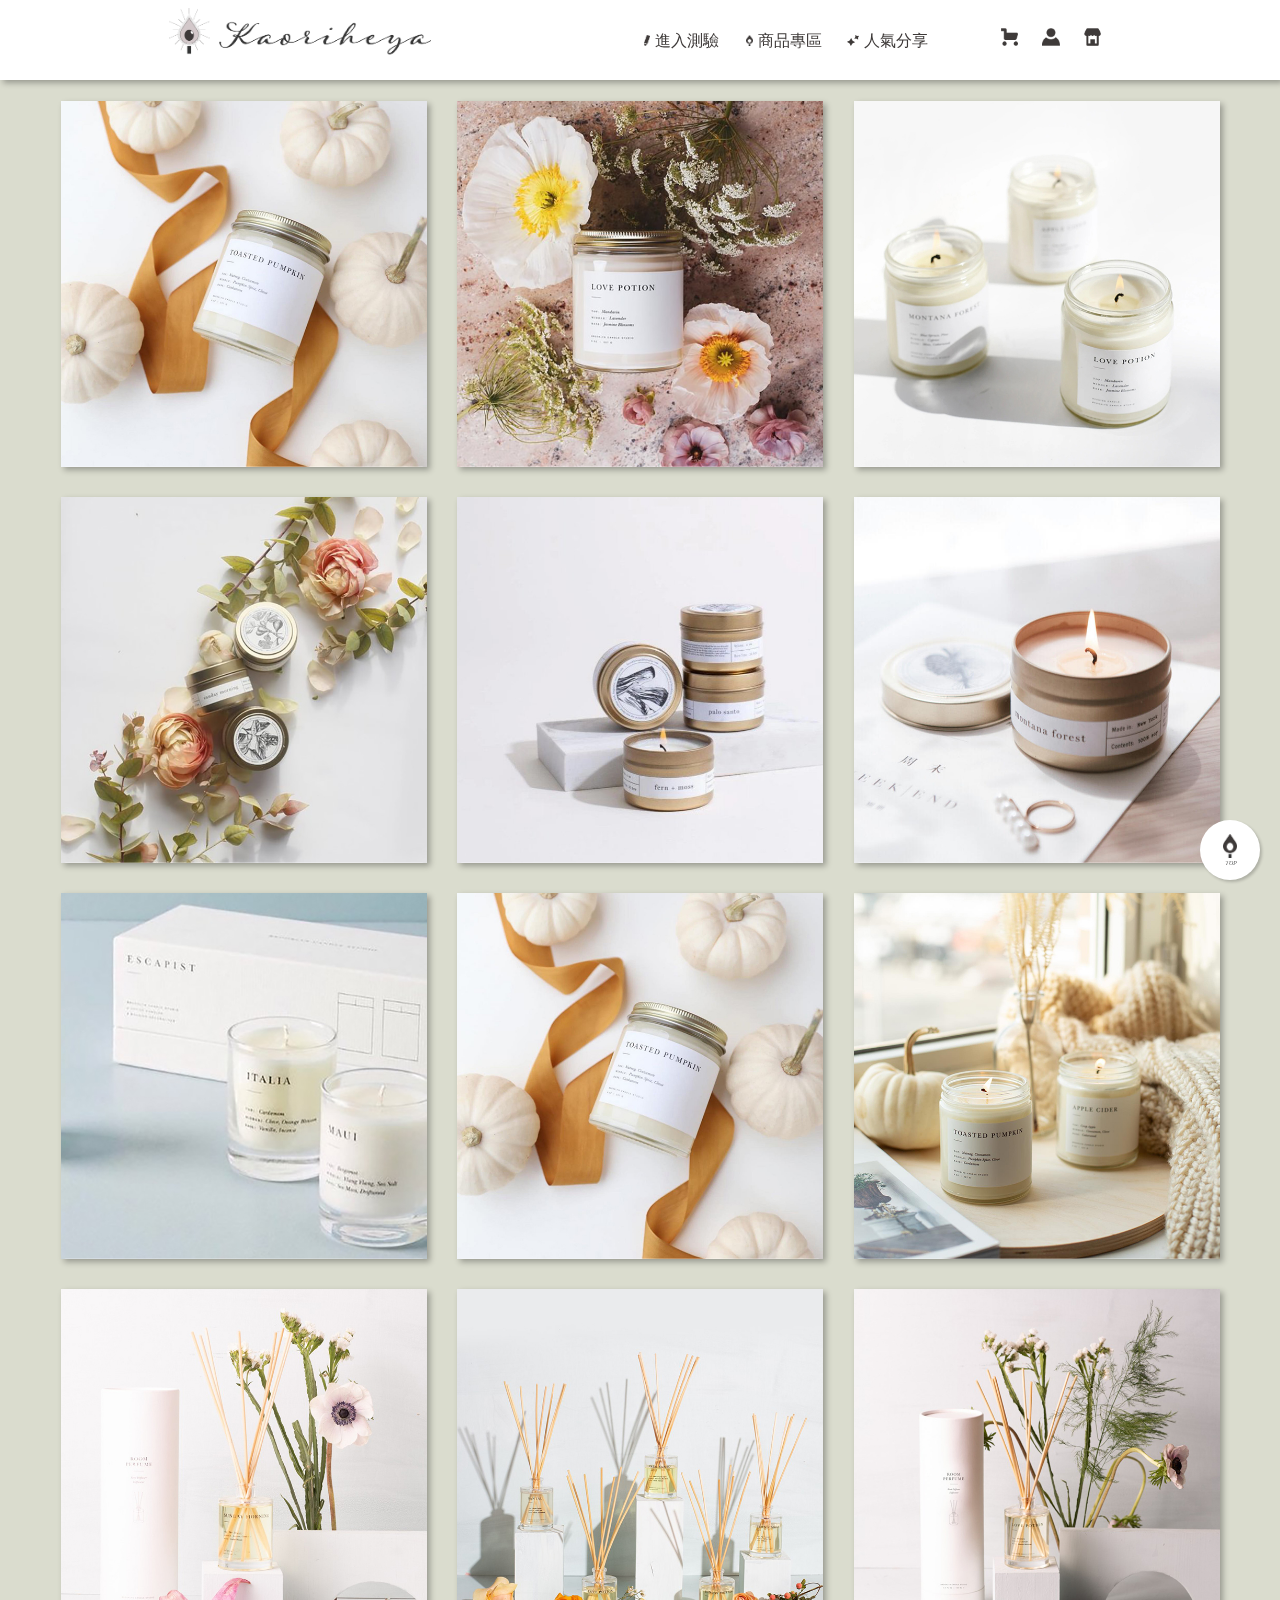
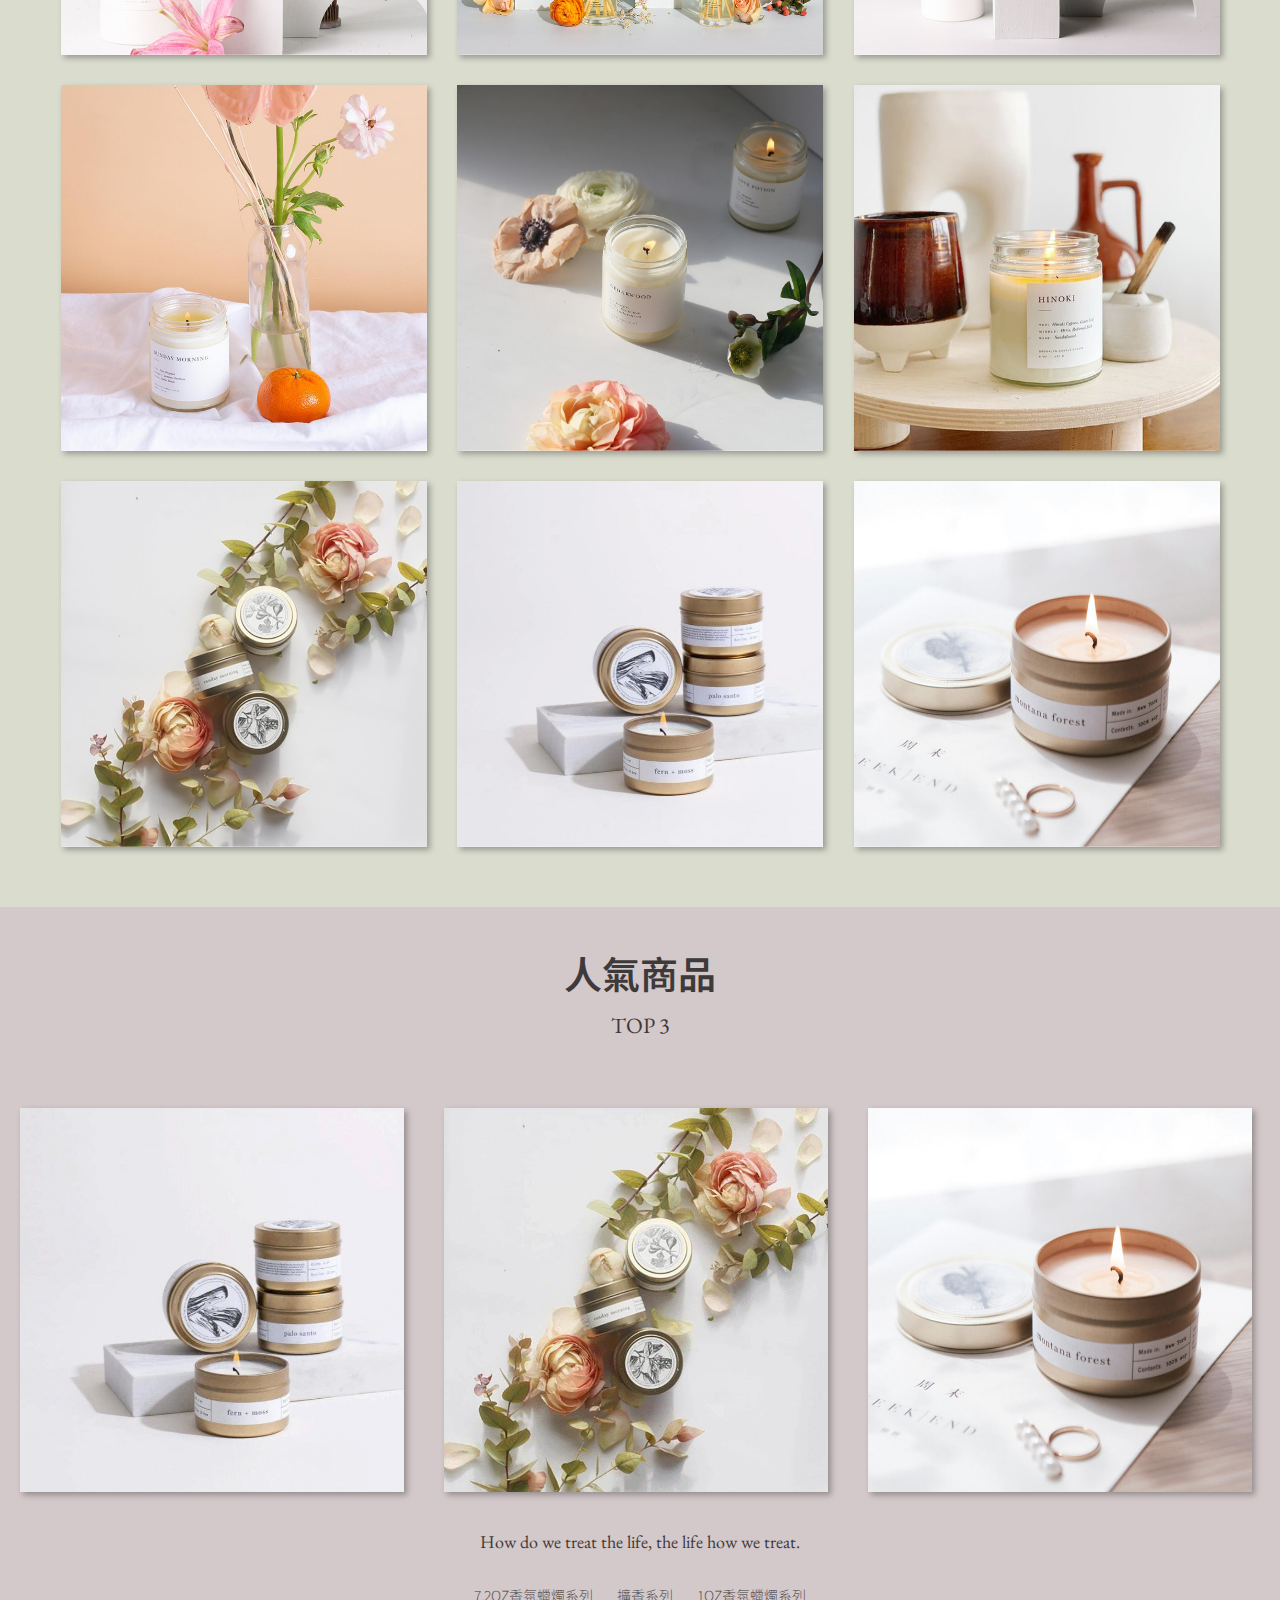
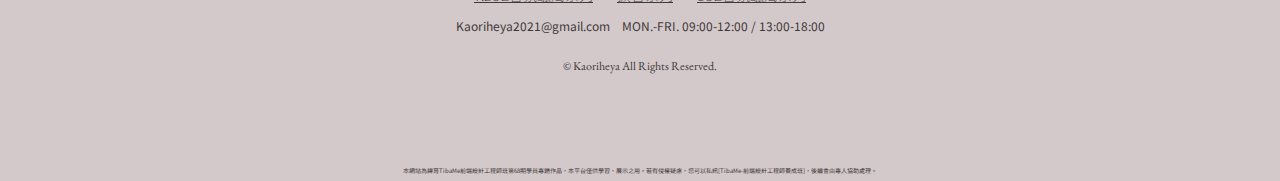
<file: products.html>
<!DOCTYPE html>
<html lang="en" dir="ltr">
  <head>
    <meta charset="utf-8">
    <link href="./images/logoicon.ico" rel="shortcut icon"/>
    <title>Kaoriheya-products</title>
    <meta name="viewport" content="width=device-width, initial-scale=1.0, user-scalable=yes">
    <link rel="stylesheet" href="./css/products.css">
    <link rel="preconnect" href="https://fonts.googleapis.com">
    <link rel="preconnect" href="https://fonts.gstatic.com" crossorigin>
    <link href="https://fonts.googleapis.com/css2?family=EB+Garamond:ital,wght@1,700&display=swap" rel="stylesheet">
    <link rel="preconnect" href="https://fonts.googleapis.com">
    <link rel="preconnect" href="https://fonts.gstatic.com" crossorigin>
    <link href="https://fonts.googleapis.com/css2?family=EB+Garamond:ital,wght@1,700&family=Noto+Sans+TC:wght@300&display=swap" rel="stylesheet">

  </head>
  <body>

    <header class="header">

      <div class="lock">

        <a href="./index.html" class="logo_img"><img src="./images/logo-8.png"></a>

        <!-- 漢堡選單 -->

        <nav class="main_nav">
          <ul class="nav_list">
            <li><a href="./test.html">進入測驗</a></li>
            <li><a href="./products.htm">商品專區</a></li>
            <li><a href="./share.html">人氣分享</a></li>
            <li><a href="#">購物車</a></li>
            <li><a href="#">會員中心</a></li>
            <li><a href="#">關於我們</a></li>
          </ul>
        </nav>
        <button class="hamburger hamburger--squeeze" type="button">
          <span class="hamburger-box">
            <span class="hamburger-inner"></span>
          </span>
        </button>
        <!-- 漢堡選單 -->

        <nav class="nav">
        <ul class="link_list">
          <li><a href="./test.html" class="-on"><img src="./images/test-8.png">進入測驗</a></li>
          <li><a href="./products.html" class="-on"><img src="./images/products-8.png">商品專區</a></li>
          <li><a href="./share.html" class="-on"><img src="./images/top-8.png">人氣分享</a></li>
          <li class="small_icon"> <a href="#" class="-on_second" style="margin-left: 50px"><img src="./images/shopping cart-8.png"></a></li>
          <li class="small_icon">
            <button type="button" class="btn_modal">
            <a href="#" class="-on_second"><img src="./images/member area-8.png"></a>
            </button>
          </li>
          <li class="small_icon">
            <a href="#" class="-on_second"><img src="./images/about-8.png"></a>
          </li>

        </ul>
        <!-- 彈窗內容 -->
        <div class="overlay">
          <article>
            <p class="register">Register</p>
            <div class="popover">
              <label class="popover_label">
                會員帳號
              </label>
              <input class="popover_label_input" type="text" placeholder="電子郵件或電話號碼">
            </div>
            <br>
            <div class="popover">
              <label class="popover_label">
                會員密碼
              </label>
              <input class="popover_label_input" type="password" placeholder="英文小寫＋數字共6~12碼" name="password" id="password">
            </div>
            <div class="popover">
              &emsp;&emsp;&emsp;&emsp;
              <input class="popover_label_input" type="password" placeholder="再次輸入密碼" name="password" id="password">
            </div>

            <button class="popover_button">
              <p class="popover_button_p">SIGN UP</p>
            </button>

            <button type="button" class="btn_modal_close">
              <p class="btn_modal_close_p">close</p>
            </button>
          </article>
        </div>
      </nav>
      </div>
    </header>

    <!-- 點擊按鈕 -->
    <button type="button" id="go_top"><img src="./images/products-8.png"><p>TOP</p></img></button>
    <!-- 點擊按鈕 -->

    <div class="body_parents">
      <div class="body_lock">
        <div class="shiny">
          <button class="shiny" style="text-decoration:underline;">
            <img style="width:1rem;padding-right: 2px;" src="./images/top-8.png" alt="01" title="01">居家香氛蠟燭<img style="width:1rem;padding-left: 3px;" src="./images/top-8.png" alt="01" title="01">
          </button>
          <button class="shiny">
            <img style="width:1rem;padding-right: 2px;" src="./images/top-8.png" alt="01" title="01">旅行香氛蠟燭<img style="width:1rem;padding-left: 3px;" src="./images/top-8.png" alt="01" title="01">
          </button>
          <button class="shiny">
            <img style="width:1rem;padding-right: 2px;" src="./images/top-8.png" alt="01" title="01">擴香瓶<img style="width:1rem;padding-left: 3px;" src="./images/top-8.png" alt="01" title="01">
          </button>
       </div>

        <div class="grid-container">


          <div class="grid-item">
            <a href="./products_page.html">
            <img src="./images/scented_candles_img/scented_candles9.jpg" alt="旅行香氛" title="居家香氛"></img>
            <div class="other_notes">
              <p class="other_notes_p">居家香氛蠟燭&nbsp;/&nbsp;瑪格麗特</p>
              <p class="other_notes_p2">NT.490</p>
            </div>
            </a>
          </div>
          <div class="grid-item">
            <a href="./products_page.html">
            <img src="./images/scented_candles_img/scented_candles6.jpg" alt="旅行香氛" title="居家香氛"></img>
            <div class="other_notes">
              <p class="other_notes_p">居家香氛蠟燭&nbsp;/&nbsp;薰衣草＆桉樹</p>
              <p class="other_notes_p2">NT.490</p>
            </div>
            </a>
          </div>
          <div class="grid-item">
            <a href="./products_page.html">
            <img src="./images/scented_candles_img/scented_candles7.jpg" alt="旅行香氛" title="居家香氛"></img>
            <div class="other_notes">
              <p class="other_notes_p">居家香氛蠟燭&nbsp;/&nbsp;檀香木＆甜橙</p>
              <p class="other_notes_p2">NT.490</p>
            </div>
            </a>
          </div>
          <div class="grid-item">
            <a href="./products_page.html">
            <img src="./images/scented_candles_img/scented_candles2.jpg" alt="旅行香氛" title="旅行香氛"></img>
            <div class="other_notes">
              <p class="other_notes_p">旅行香氛蠟燭&nbsp;/&nbsp;迷霧森林</p>
              <p class="other_notes_p2">NT.390</p>
            </div>
            </a>
          </div>
          <div class="grid-item">
            <a href="./products_page.html">
            <img src="./images/scented_candles_img/scented_candles1.jpg" alt="旅行香氛" title="旅行香氛"></img>
            <div class="other_notes">
              <p class="other_notes_p">旅行香氛蠟燭&nbsp;/&nbsp;晚香玉</p>
              <p class="other_notes_p2">NT.390</p>
            </div>
            </a>
          </div>
          <div class="grid-item">
            <a href="./products_page.html">
            <img src="./images/scented_candles_img/scented_candles3.jpg" alt="旅行香氛" title="旅行香氛"></img>
            <div class="other_notes">
              <p class="other_notes_p">旅行香氛蠟燭&nbsp;/&nbsp;寶格麗夜</p>
              <p class="other_notes_p2">NT.390</p>
            </div>
            </a>
          </div>
          <div class="grid-item">
            <a href="./products_page.html">
            <img src="./images/scented_candles_img/scented_candles8.jpg" alt="旅行香氛" title="居家香氛"></img>
            <div class="other_notes">
              <p class="other_notes_p">居家香氛蠟燭&nbsp;/&nbsp;心曠神怡</p>
              <p class="other_notes_p2">NT.490</p>
            </div>
            </a>
          </div>
          <div class="grid-item">
            <a href="./products_page.html">
            <img src="./images/scented_candles_img/scented_candles9.jpg" alt="旅行香氛" title="居家香氛"></img>
            <div class="other_notes">
              <p class="other_notes_p">居家香氛蠟燭&nbsp;/&nbsp;瑪格麗特</p>
              <p class="other_notes_p2">NT.490</p>
            </div>
            </a>
          </div>
          <div class="grid-item">
            <a href="./products_page.html">
            <img src="./images/scented_candles_img/scented_candles10.jpg" alt="旅行香氛" title="居家香氛"></img>
            <div class="other_notes">
              <p class="other_notes_p">居家香氛蠟燭&nbsp;/&nbsp;秋季旅行</p>
              <p class="other_notes_p2">NT.490</p>
            </div>
            </a>
          </div>
          <div class="grid-item">
            <a href="./products_page.html">
            <img src="./images/scented_candles_img/scented_candles11.jpg" alt="旅行香氛" title="擴香瓶"></img>
            <div class="other_notes">
              <p class="other_notes_p">擴香瓶&nbsp;/&nbsp;愛戀熱浪</p>
              <p class="other_notes_p2">NT.690</p>
            </div>
            </a>
          </div>
          <div class="grid-item">
            <a href="./products_page.html">
            <img src="./images/scented_candles_img/scented_candles12.jpg" alt="旅行香氛" title="擴香瓶"></img>
            <div class="other_notes">
              <p class="other_notes_p">擴香瓶&nbsp;/&nbsp;太陽花</p>
              <p class="other_notes_p2">NT.690</p>
            </div>
            </a>
          </div>
          <div class="grid-item">
            <a href="./products_page.html">
            <img src="./images/scented_candles_img/scented_candles13.jpg" alt="旅行香氛" title="擴香瓶"></img>
            <div class="other_notes">
              <p class="other_notes_p">擴香瓶&nbsp;/&nbsp;波西米亞森林</p>
              <p class="other_notes_p2">NT.690</p>
            </div>
            </a>
          </div>
          <div class="grid-item">
            <a href="./products_page.html">
            <img src="./images/scented_candles_img/scented_candles14.jpg" alt="旅行香氛" title="旅行香氛"></img>
            <div class="other_notes">
              <p class="other_notes_p">居家香氛蠟燭&nbsp;/&nbsp;微醺香檳</p>
              <p class="other_notes_p2">NT.490</p>
            </div>
            </a>
          </div>
          <div class="grid-item">
            <a href="./products_page.html">
            <img src="./images/scented_candles_img/scented_candles15.jpg" alt="旅行香氛" title="旅行香氛"></img>
            <div class="other_notes">
              <p class="other_notes_p">居家香氛蠟燭&nbsp;/&nbsp;復古玫瑰</p>
              <p class="other_notes_p2">NT.490</p>
            </div>
            </a>
          </div>
          <div class="grid-item">
            <a href="./products_page.html">
            <img src="./images/scented_candles_img/scented_candles16.jpg" alt="旅行香氛" title="旅行香氛"></img>
            <div class="other_notes">
              <p class="other_notes_p">居家香氛蠟燭&nbsp;/&nbsp;晨曦之下</p>
              <p class="other_notes_p2">NT.490</p>
            </div>
            </a>
          </div>
          <div class="grid-item">
            <a href="./products_page.html">
            <img src="./images/scented_candles_img/scented_candles2.jpg" alt="旅行香氛" title="旅行香氛"></img>
            <div class="other_notes">
              <p class="other_notes_p">旅行香氛蠟燭&nbsp;/&nbsp;迷霧森林</p>
              <p class="other_notes_p2">NT.390</p>
            </div>
            </a>
          </div>
          <div class="grid-item">
            <a href="./products_page.html">
            <img src="./images/scented_candles_img/scented_candles1.jpg" alt="旅行香氛" title="旅行香氛"></img>
            <div class="other_notes">
              <p class="other_notes_p">旅行香氛蠟燭&nbsp;/&nbsp;晚香玉</p>
              <p class="other_notes_p2">NT.390</p>
            </div>
            </a>
          </div>
          <div class="grid-item">
            <a href="./products_page.html">
            <img src="./images/scented_candles_img/scented_candles3.jpg" alt="旅行香氛" title="旅行香氛"></img>
            <div class="other_notes">
              <p class="other_notes_p">旅行香氛蠟燭&nbsp;/&nbsp;寶格麗夜</p>
              <p class="other_notes_p2">NT.390</p>
            </div>
            </a>
          </div>
        </div>


    </div>
    </div>

    <footer class="footer">
      <div class="lock">

          <p class="footer_title1">人氣商品</p>
          <p class="footer_title2">TOP 3</p>

          <!-- 輪播圖 -->
        <div class="footer_slideshow">
          <div class="grid-item one">
            <a href="./products_page.html">
            <img src="./images/scented_candles_img/scented_candles1.gif" alt="旅行香氛" title="旅行香氛"></img>
           </a>
          </div>
          <div class="grid-item two">
            <a href="./products_page.html">
            <img src="./images/scented_candles_img/scented_candles2.gif" alt="旅行香氛" title="旅行香氛"></img>
          </a>
          </div>
          <div class="grid-item five">
            <a href="./products_page.html">
              <img src="./images/scented_candles_img/scented_candles3.jpg" alt="旅行香氛" title="旅行香氛"></img>
            </a>
          </div>
        </div>
        <!-- 輪播圖 -->

          <P class="footer_text1">How do we treat the life, the life how we treat.</p>
          <div class="footer_text2">
            <a class="footer_text2_1" href="#" target="_blank">7.2OZ香氛蠟燭系列 </a>
            <a class="footer_text2_1" href="#" target="_blank">擴香系列</a>
            <a class="footer_text2_2" href="#" target="_blank">1OZ香氛蠟燭系列</a>
          </div>
          <P class="footer_text3">Kaoriheya2021@gmail.com &nbsp;&nbsp; MON.-FRI. 09:00-12:00 / 13:00-18:00</p>
          <P class="footer_text4">© Kaoriheya All Rights Reserved.</p>
          <P class="footer_text5">本網站為緯育TibaMe前端設計工程師班第68期學員專題作品，本平台僅供學習、展示之用。若有侵權疑慮，您可以私訊[TibaMe-前端設計工程師養成班]，後續會由專人協助處理。</p>

      </div>
    </footer>

    <!-- 外部輪播套件 -->
    <!-- 外部輪播套件 -->
    <script src="https://cdnjs.cloudflare.com/ajax/libs/jquery/3.4.1/jquery.min.js" type="text/javascript"></script>
    <script src="./js/header.js"></script>

    <script src="https://code.jquery.com/jquery-2.2.0.min.js" type="text/javascript"></script>
    <script src="./js/slick.js" type="text/javascript" charset="utf-8"></script>
    <script src="./js/slick.min.js" type="text/javascript" charset="utf-8"></script>

    <script>
    // header浮動

    console.log(window);

    $(document).ready(function(){
       $(window).bind('scroll', function() {
       var headerHeight = $( window ).height() - 80;
         if ($(window).scrollTop() > headerHeight) {
           $('header').addClass('-on');
         }
         else {
           $('header').removeClass('-on');
         }
      });
    });

    // 漢堡選單
    $(function(){

        // hamburger icon 的切換
        $("button.hamburger.hamburger--squeeze").on("click", function(){
          $(this).toggleClass("is-active");
          $("nav.main_nav").slideToggle();
        });

      });
    </script>

  </body>
</html>
</file>
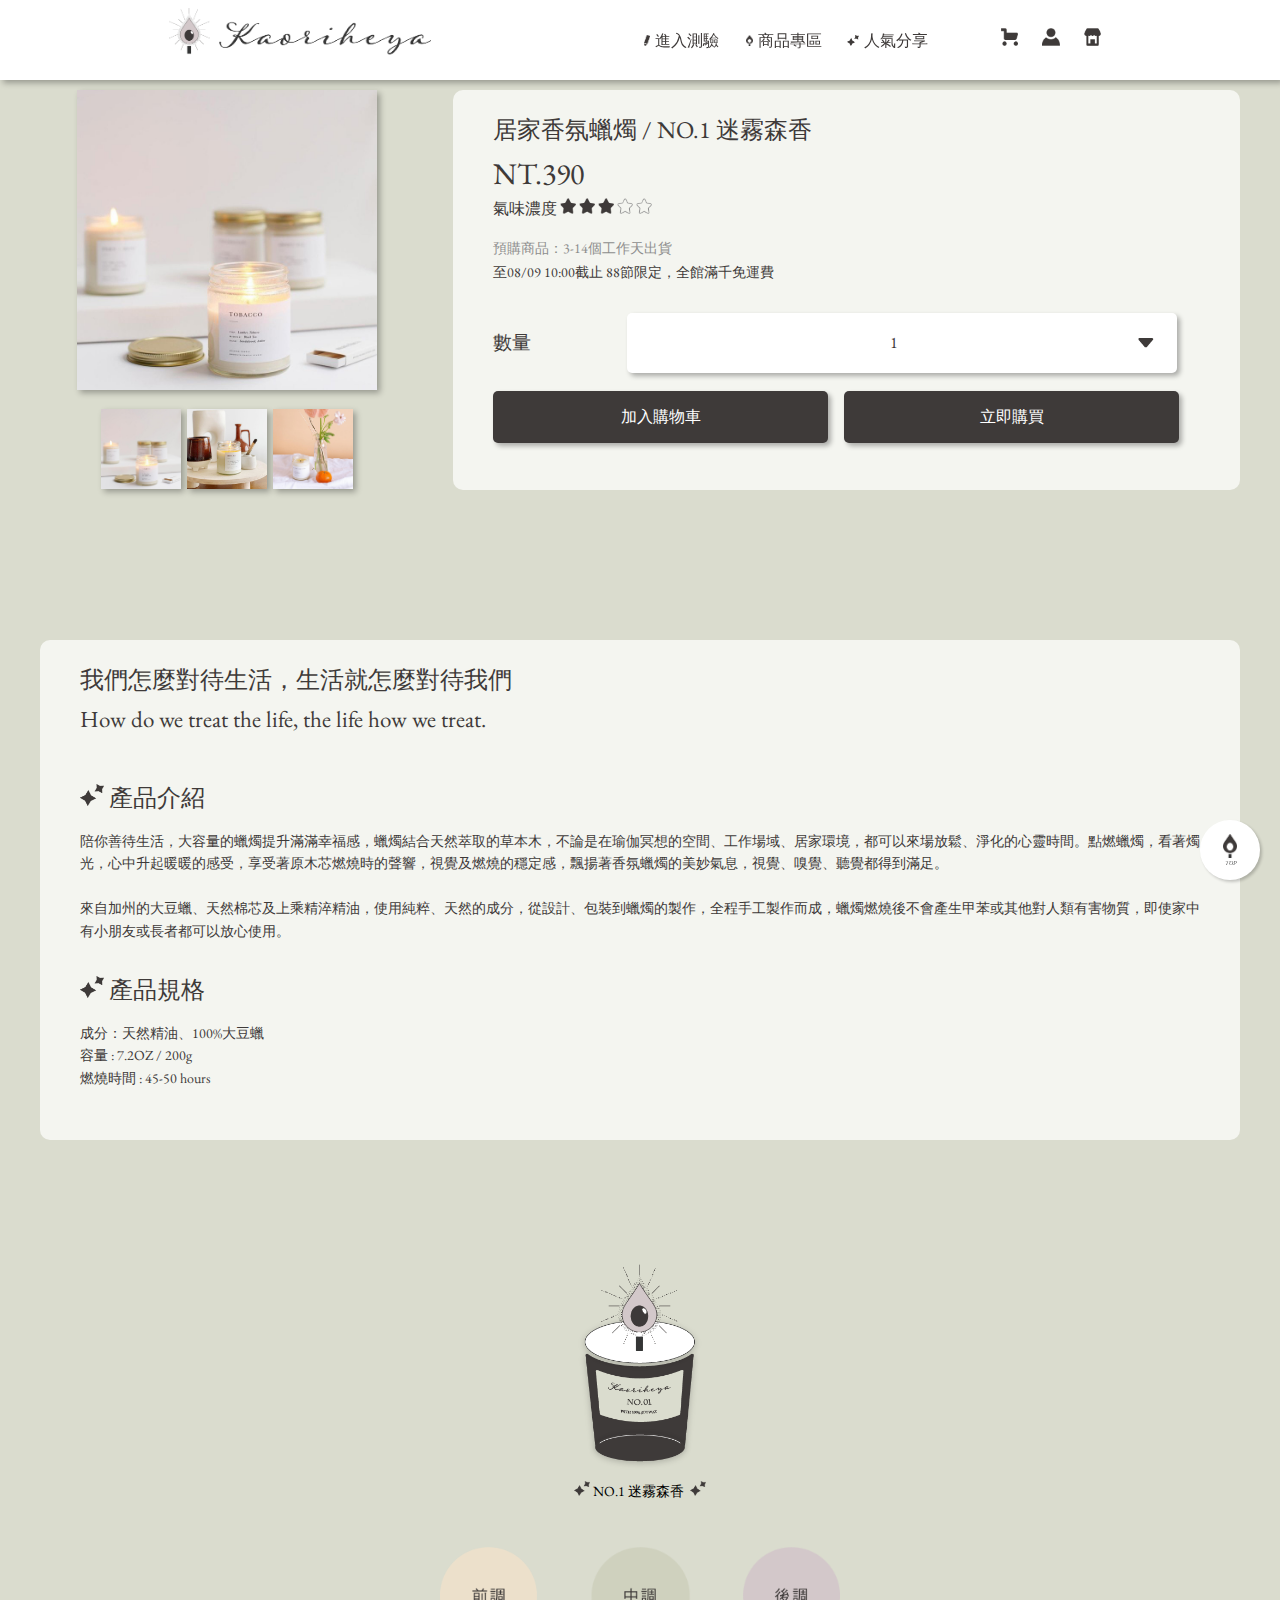
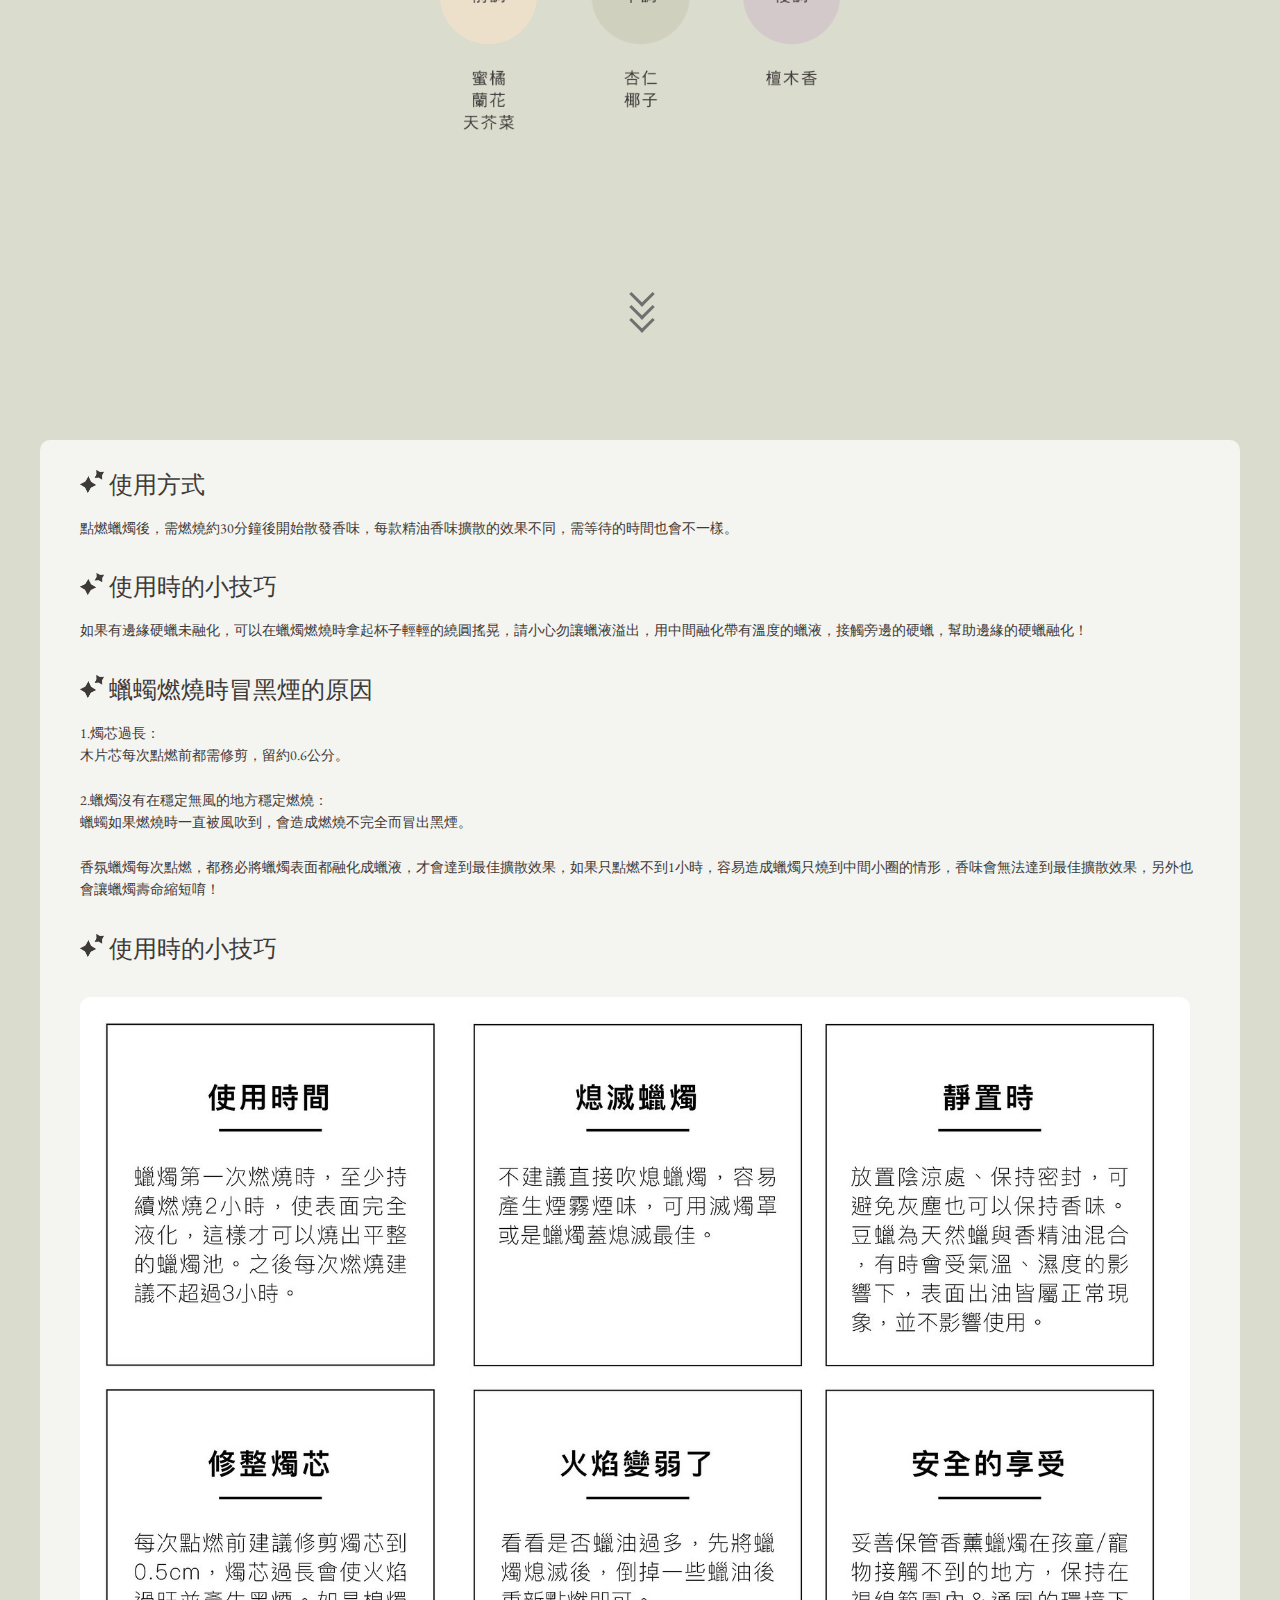
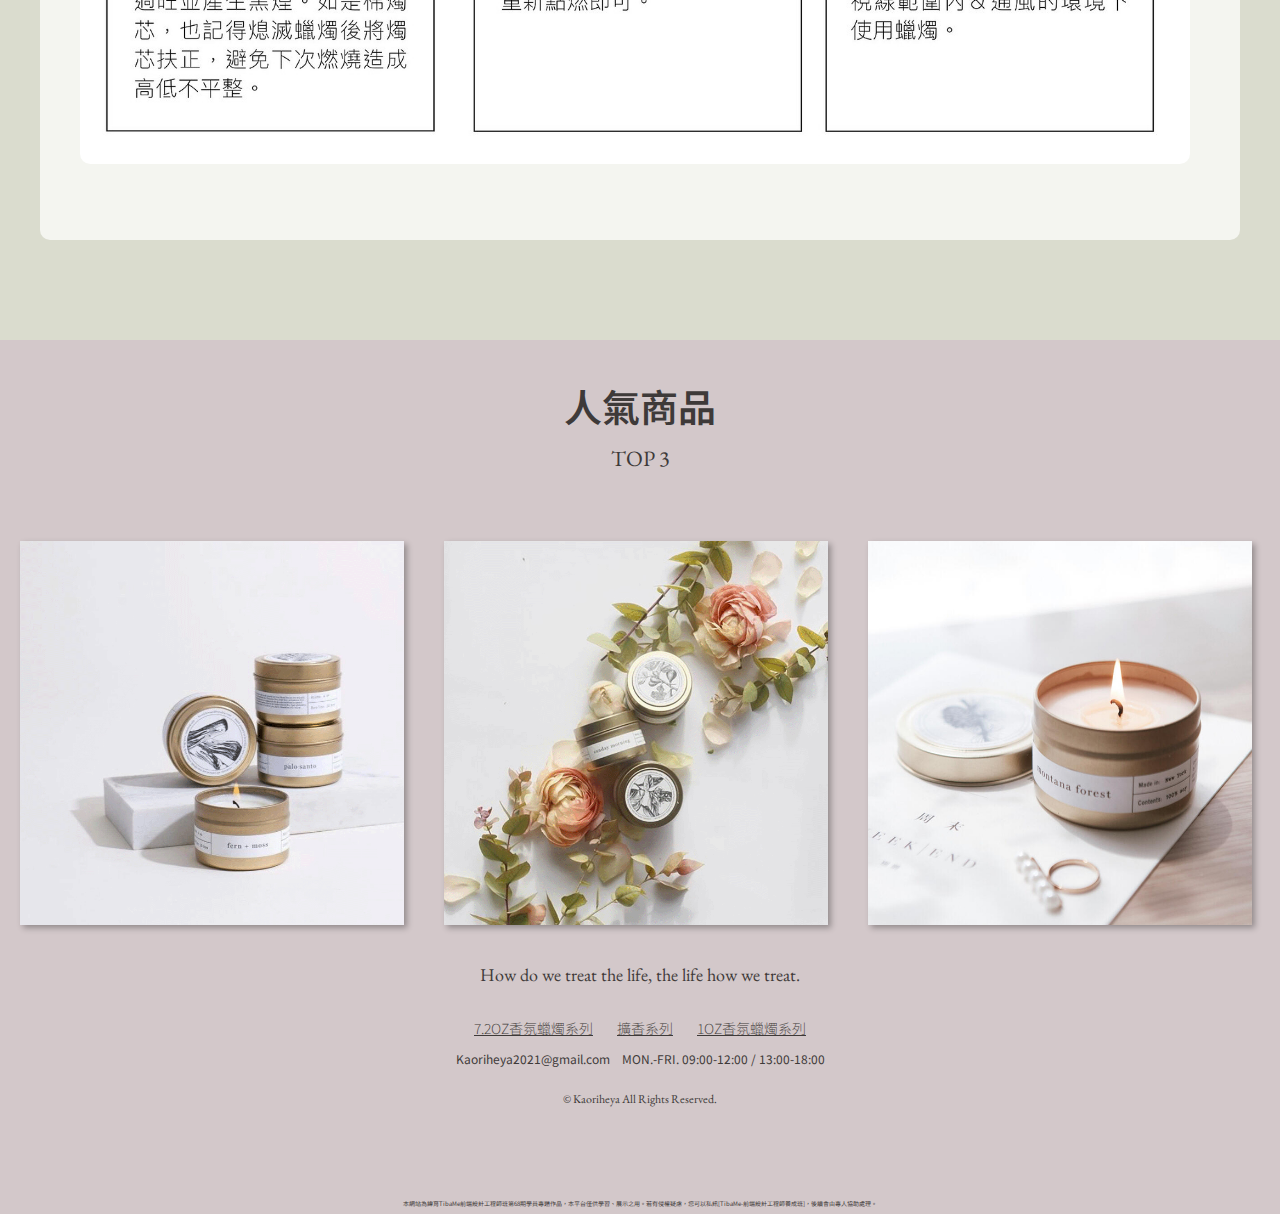
<file: products_page.html>
<!DOCTYPE html>
<html lang="en" dir="ltr">
  <head>
    <meta name="viewport" content="width=device-width, initial-scale=1.0, user-scalable=yes">
    <meta charset="utf-8">
    <link href="./images/logoicon.ico" rel="shortcut icon"/>
    <title>Kaoriheya-productsPage</title>
    <link rel="stylesheet" href="./css/products_page.css">
    <link rel="preconnect" href="https://fonts.googleapis.com">
    <link rel="preconnect" href="https://fonts.gstatic.com" crossorigin>
    <link href="https://fonts.googleapis.com/css2?family=EB+Garamond:ital,wght@1,700&display=swap" rel="stylesheet">
    <link rel="preconnect" href="https://fonts.googleapis.com">
    <link rel="preconnect" href="https://fonts.gstatic.com" crossorigin>
    <link href="https://fonts.googleapis.com/css2?family=EB+Garamond:ital,wght@1,700&family=Noto+Sans+TC:wght@300&display=swap" rel="stylesheet">

  </head>
  <body>

    <header class="header">

      <div class="lock">

        <a href="./index.html" class="logo_img"><img src="./images/logo-8.png"></a>

        <!-- 漢堡選單 -->

        <nav class="main_nav">
          <ul class="nav_list">
            <li><a href="./test.html">進入測驗</a></li>
            <li><a href="./products.htm">商品專區</a></li>
            <li><a href="./share.html">人氣分享</a></li>
            <li><a href="#">購物車</a></li>
            <li><a href="#">會員中心</a></li>
            <li><a href="#">關於我們</a></li>
          </ul>
        </nav>
        <button class="hamburger hamburger--squeeze" type="button">
          <span class="hamburger-box">
            <span class="hamburger-inner"></span>
          </span>
        </button>
        <!-- 漢堡選單 -->

        <nav class="nav">
        <ul class="link_list">
          <li><a href="./test.html" class="-on"><img src="./images/test-8.png">進入測驗</a></li>
          <li><a href="./products.html" class="-on"><img src="./images/products-8.png">商品專區</a></li>
          <li><a href="./share.html" class="-on"><img src="./images/top-8.png">人氣分享</a></li>
          <li class="small_icon"> <a href="#" class="-on_second" style="margin-left: 50px"><img src="./images/shopping cart-8.png"></a></li>
          <li class="small_icon">
            <button type="button" class="btn_modal">
            <a href="#" class="-on_second"><img src="./images/member area-8.png"></a>
            </button>
          </li>
          <li class="small_icon">
            <a href="#" class="-on_second"><img src="./images/about-8.png"></a>
          </li>

        </ul>
        <!-- 彈窗內容 -->
        <div class="overlay">
          <article>
            <p class="register">Register</p>
            <div class="popover">
              <label class="popover_label">
                會員帳號
              </label>
              <input class="popover_label_input" type="text" placeholder="電子郵件或電話號碼">
            </div>
            <br>
            <div class="popover">
              <label class="popover_label">
                會員密碼
              </label>
              <input class="popover_label_input" type="password" placeholder="英文小寫＋數字共6~12碼" name="password" id="password">
            </div>
            <div class="popover">
              &emsp;&emsp;&emsp;&emsp;
              <input class="popover_label_input" type="password" placeholder="再次輸入密碼" name="password" id="password">
            </div>

            <button class="popover_button">
              <p class="popover_button_p">SIGN UP</p>
            </button>

            <button type="button" class="btn_modal_close">
              <p class="btn_modal_close_p">close</p>
            </button>
          </article>
        </div>
      </nav>
      </div>
    </header>

    <!-- 點擊按鈕 -->
    <button type="button" id="go_top"><img src="./images/products-8.png"><p>TOP</p></img></button>
    <!-- 點擊按鈕 -->

    <div class="body_parents">
      <div class="body_lock">

        <div class="grid-container3">
          <div class="grid-item3_1">
              <img class="scented_candles_img" src="./images/scented_candles_img/scented_candles4.jpg" alt="01" title="01"></img>

              <img class="scented_candles_img2" src="./images/scented_candles_img/scented_candles4.jpg" alt="01" title="01"></img>
              <img class="scented_candles_img2" src="./images/scented_candles_img/scented_candles16.jpg" alt="01" title="01"></img>
              <img class="scented_candles_img2" src="./images/scented_candles_img/scented_candles14.jpg" alt="01" title="01"></img>

          </div>

          <div class="grid-item3_2">
            <p class="grid-container3_text1">居家香氛蠟燭&nbsp;/&nbsp;NO.1&nbsp;迷霧森香</p>
            <p class="grid-container3_text2">NT.390</p>
            <p class="grid-container3_text3">
              氣味濃度
              <img src="./images/star_img-8.png">
              <img src="./images/star_img-8.png">
              <img src="./images/star_img-8.png">
              <img src="./images/star_img2-8.png">
              <img src="./images/star_img2-8.png">
            </p>
            <p class="grid-container3_text4">預購商品：3-14個工作天出貨</p>
            <p class="grid-container3_text5">至08/09 10:00截止 88節限定，全館滿千免運費</p>

            <div class="buy_scented_candles">
              <p class="buy_scented_candles_p">數量</p>
              <button class="button">
                <p class="button_p">1<img src="./images/down-8.png"></p>
              </button>
            </div>
            <div class="buy_scented_candles2">
              <button class="button" style="margin-right: 1rem;">
                <p class="button_p">加入購物車</p>
              </button>
              <button class="button">
                <p class="button_p">立即購買</p>
              </button>
            </div>

          </div>
        </div>

        <div class="grid-container4">

          <div class="grid-item4_2">
            <p class="grid-container4_text1">我們怎麼對待生活，生活就怎麼對待我們</p>
            <p class="grid-container4_text2">How do we treat the life, the life how we treat.</p>
            <p class="grid-container4_text3">
              <img src="./images/top-8.png">
              產品介紹
            </p>
            <p class="grid-container4_text4">
              陪你善待生活，大容量的蠟燭提升滿滿幸福感，蠟燭結合天然萃取的草本木，不論是在瑜伽冥想的空間、工作場域、居家環境，都可以來場放鬆、淨化的心靈時間。點燃蠟燭，看著燭光，心中升起暖暖的感受，享受著原木芯燃燒時的聲響，視覺及燃燒的穩定感，飄揚著香氛蠟燭的美妙氣息，視覺、嗅覺、聽覺都得到滿足。
              <br><br>
              來自加州的大豆蠟、天然棉芯及上乘精淬精油，使用純粹、天然的成分，從設計、包裝到蠟燭的製作，全程手工製作而成，蠟燭燃燒後不會產生甲苯或其他對人類有害物質，即使家中有小朋友或長者都可以放心使用。
            </p>
            <p class="grid-container4_text3">
              <img src="./images/top-8.png">
              產品規格
            </p>
            <p class="grid-container4_text4">
              成分：天然精油、100%大豆蠟
              <br>
              容量 : 7.2OZ / 200g
              <br>
              燃燒時間 : 45-50 hours
            </p>

          </div>
        </div>

        <div class="grid-container5">

          <div class="grid-item5_1">

            <img src="./images/01-8.png">
            <p class="grid-item5_1_p">
              <img src="./images/top-8.png">&nbsp;NO.1&nbsp;迷霧森香&nbsp;&nbsp;<img src="./images/top-8.png">
            </p>
            <img class="scented_candles_text" src="./images/scented_candles_text-8.png">

          </div>
        </div>

        <div class="grid-container2">

          <div class="downarrow">
            <span class="arrow"></span>
            <span class="arrow"></span>
            <span class="arrow"></span>
          </div>

        <div class="grid-container4">

          <div class="grid-item5_2">
            <p class="grid-container4_text3">
              <img src="./images/top-8.png">
              使用方式
            </p>
            <p class="grid-container4_text4">
              點燃蠟燭後，需燃燒約30分鐘後開始散發香味，每款精油香味擴散的效果不同，需等待的時間也會不一樣。
            </p>
            <p class="grid-container4_text3">
              <img src="./images/top-8.png">
              使用時的小技巧
            </p>
            <p class="grid-container4_text4">
              如果有邊緣硬蠟未融化，可以在蠟燭燃燒時拿起杯子輕輕的繞圓搖晃，請小心勿讓蠟液溢出，用中間融化帶有溫度的蠟液，接觸旁邊的硬蠟，幫助邊緣的硬蠟融化！
            </p>
            <p class="grid-container4_text3">
              <img src="./images/top-8.png">
              蠟蠋燃燒時冒黑煙的原因
            </p>
            <p class="grid-container4_text4">
              1.燭芯過長：
              <br>
              木片芯每次點燃前都需修剪，留約0.6公分。
              <br>
              <br>
              2.蠟燭沒有在穩定無風的地方穩定燃燒：
              <br>
              蠟蠋如果燃燒時一直被風吹到，會造成燃燒不完全而冒出黑煙。
              <br>
              <br>
              香氛蠟燭每次點燃，都務必將蠟燭表面都融化成蠟液，才會達到最佳擴散效果，如果只點燃不到1小時，容易造成蠟燭只燒到中間小圈的情形，香味會無法達到最佳擴散效果，另外也會讓蠟燭壽命縮短唷！
            </p>
            <p class="grid-container4_text3">
              <img src="./images/top-8.png">
              使用時的小技巧
            </p>
            <div class="precautions">
            <img class="precautions" src="./images/precautions.jpg">
            </div>

          </div>
        </div>

        </div>


    </div>
    </div>

    <footer class="footer">
      <div class="lock">

          <p class="footer_title1">人氣商品</p>
          <p class="footer_title2">TOP 3</p>

          <!-- 輪播圖 -->
        <div class="footer_slideshow">
          <div class="grid-item one">
            <a href="./products_page.html">
            <img src="./images/scented_candles_img/scented_candles1.gif" alt="旅行香氛" title="旅行香氛"></img>
           </a>
          </div>
          <div class="grid-item two">
            <a href="./products_page.html">
            <img src="./images/scented_candles_img/scented_candles2.gif" alt="旅行香氛" title="旅行香氛"></img>
          </a>
          </div>
          <div class="grid-item five">
            <a href="./products_page.html">
              <img src="./images/scented_candles_img/scented_candles3.jpg" alt="旅行香氛" title="旅行香氛"></img>
            </a>
          </div>
        </div>
        <!-- 輪播圖 -->

          <P class="footer_text1">How do we treat the life, the life how we treat.</p>
          <div class="footer_text2">
            <a class="footer_text2_1" href="#" target="_blank">7.2OZ香氛蠟燭系列 </a>
            <a class="footer_text2_1" href="#" target="_blank">擴香系列</a>
            <a class="footer_text2_2" href="#" target="_blank">1OZ香氛蠟燭系列</a>
          </div>
          <P class="footer_text3">Kaoriheya2021@gmail.com &nbsp;&nbsp; MON.-FRI. 09:00-12:00 / 13:00-18:00</p>
          <P class="footer_text4">© Kaoriheya All Rights Reserved.</p>
          <P class="footer_text5">本網站為緯育TibaMe前端設計工程師班第68期學員專題作品，本平台僅供學習、展示之用。若有侵權疑慮，您可以私訊[TibaMe-前端設計工程師養成班]，後續會由專人協助處理。</p>

      </div>
    </footer>

    <!-- 外部輪播套件 -->
    <script src="https://cdnjs.cloudflare.com/ajax/libs/jquery/3.4.1/jquery.min.js" type="text/javascript"></script>
    <script src="./js/header.js"></script>

    <script src="https://code.jquery.com/jquery-2.2.0.min.js" type="text/javascript"></script>
    <script src="./js/slick.js" type="text/javascript" charset="utf-8"></script>
    <script src="./js/slick.min.js" type="text/javascript" charset="utf-8"></script>

    <script>

    // header浮動

    console.log(window);

    $(document).ready(function(){
       $(window).bind('scroll', function() {
       var headerHeight = $( window ).height() - 80;
         if ($(window).scrollTop() > headerHeight) {
           $('header').addClass('-on');
         }
         else {
           $('header').removeClass('-on');
         }
      });
    });

    // 漢堡選單
    $(function(){

        // hamburger icon 的切換
        $("button.hamburger.hamburger--squeeze").on("click", function(){
          $(this).toggleClass("is-active");
          $("nav.main_nav").slideToggle();
        });

      });


    </script>

  </body>
</html>
</file>
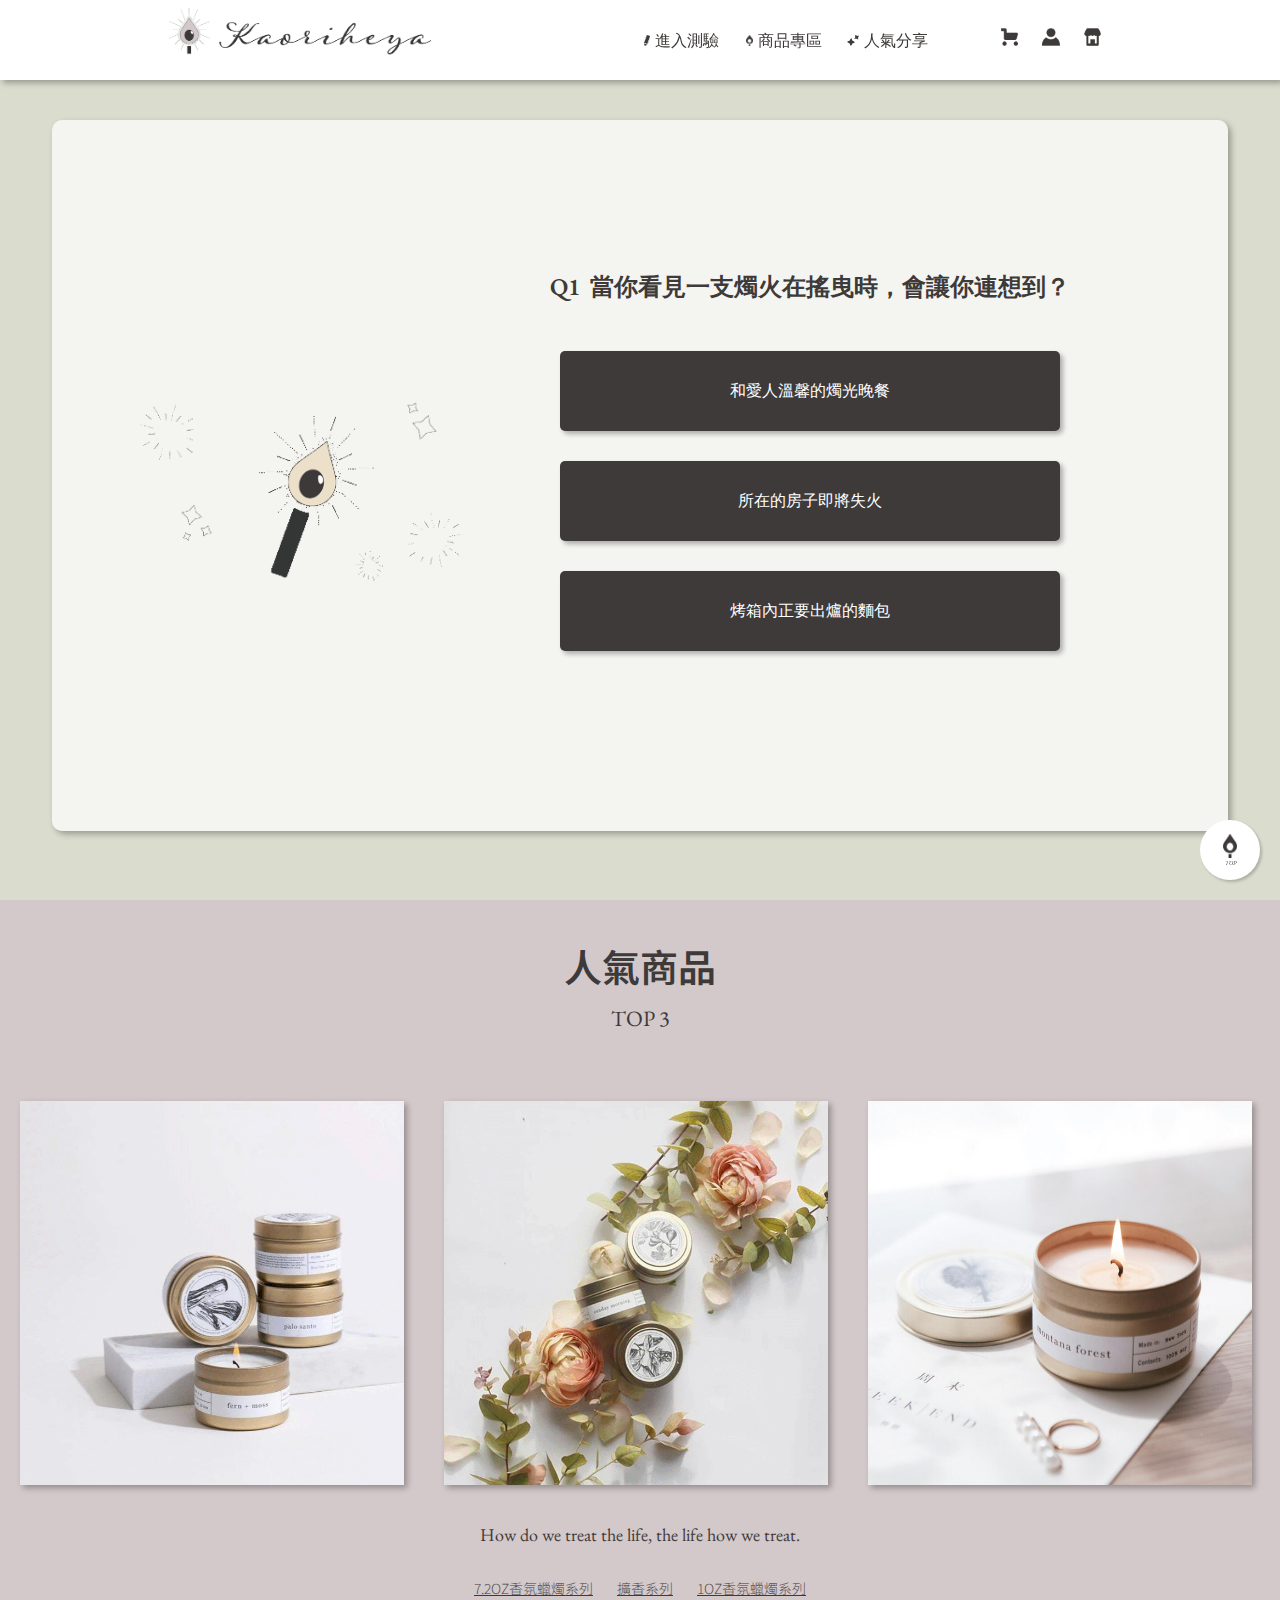
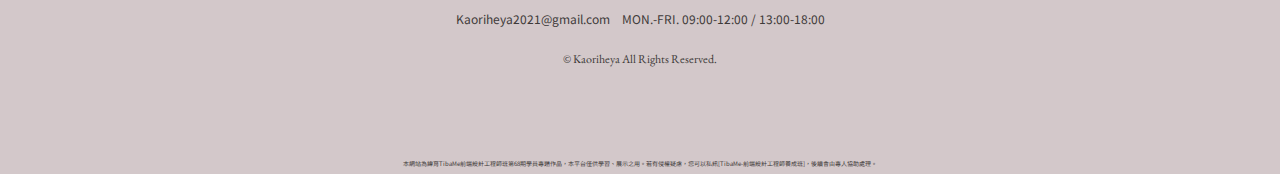
<file: test.html>
<!DOCTYPE html>
<html lang="en" dir="ltr">
  <head>
    <meta charset="utf-8">
    <meta name="viewport" content="width=device-width, initial-scale=1.0, user-scalable=yes">
    <link href="./images/logoicon.ico" rel="shortcut icon"/>
    <title>Kaoriheya-test</title>
    <link rel="stylesheet" href="./css/test.css">
    <link rel="preconnect" href="https://fonts.googleapis.com">
    <link rel="preconnect" href="https://fonts.gstatic.com" crossorigin>
    <link href="https://fonts.googleapis.com/css2?family=EB+Garamond:ital,wght@1,700&display=swap" rel="stylesheet">
    <link rel="preconnect" href="https://fonts.googleapis.com">
    <link rel="preconnect" href="https://fonts.gstatic.com" crossorigin>
    <link href="https://fonts.googleapis.com/css2?family=EB+Garamond:ital,wght@1,700&family=Noto+Sans+TC:wght@300&display=swap" rel="stylesheet">

  </head>
  <body>

    <header class="header">

      <div class="lock">

        <a href="./index.html" class="logo_img"><img src="./images/logo-8.png"></a>

        <!-- 漢堡選單 -->

        <nav class="main_nav">
          <ul class="nav_list">
            <li><a href="./test.html">進入測驗</a></li>
            <li><a href="./products.htm">商品專區</a></li>
            <li><a href="./share.html">人氣分享</a></li>
            <li><a href="#">購物車</a></li>
            <li><a href="#">會員中心</a></li>
            <li><a href="#">關於我們</a></li>
          </ul>
        </nav>
        <button class="hamburger hamburger--squeeze" type="button">
          <span class="hamburger-box">
            <span class="hamburger-inner"></span>
          </span>
        </button>
        <!-- 漢堡選單 -->

        <nav class="nav">
        <ul class="link_list">
          <li><a href="./test.html" class="-on"><img src="./images/test-8.png">進入測驗</a></li>
          <li><a href="./products.html" class="-on"><img src="./images/products-8.png">商品專區</a></li>
          <li><a href="./share.html" class="-on"><img src="./images/top-8.png">人氣分享</a></li>
          <li class="small_icon"> <a href="#" class="-on_second" style="margin-left: 50px"><img src="./images/shopping cart-8.png"></a></li>
          <li class="small_icon">
            <button type="button" class="btn_modal">
            <a href="#" class="-on_second"><img src="./images/member area-8.png"></a>
            </button>
          </li>
          <li class="small_icon">
            <a href="#" class="-on_second"><img src="./images/about-8.png"></a>
          </li>

        </ul>
        <!-- 彈窗內容 -->
        <div class="overlay">
          <article>
            <p class="register">Register</p>
            <div class="popover">
              <label class="popover_label">
                會員帳號
              </label>
              <input class="popover_label_input" type="text" placeholder="電子郵件或電話號碼">
            </div>
            <br>
            <div class="popover">
              <label class="popover_label">
                會員密碼
              </label>
              <input class="popover_label_input" type="password" placeholder="英文小寫＋數字共6~12碼" name="password" id="password">
            </div>
            <div class="popover">
              &emsp;&emsp;&emsp;&emsp;
              <input class="popover_label_input" type="password" placeholder="再次輸入密碼" name="password" id="password">
            </div>

            <button class="popover_button">
              <p class="popover_button_p">SIGN UP</p>
            </button>

            <button type="button" class="btn_modal_close">
              <p class="btn_modal_close_p">close</p>
            </button>
          </article>
        </div>
      </nav>
      </div>
    </header>

    <!-- 點擊按鈕 -->
    <button type="button" id="go_top"><img src="./images/products-8.png"><p>TOP</p></img></button>
    <!-- 點擊按鈕 -->

    <div class="body_parents">
      <div class="body_lock">

        <div class="grid-container2">

          <div class="grid-item2 first_screen">
            <div class="test_img">
              <img src="./images/test_question_img.gif" alt="test img" title="test img"></img>
            </div>
            <div class="test_question">
            <p class="test_title">Q1&nbsp;&nbsp;當你看見一支燭火在搖曳時，會讓你連想到？</p>
            <button class="button first_button">
              <p class="button_p">和愛人溫馨的燭光晚餐</p>
            </button>
            <button class="button first_button">
              <p class="button_p">所在的房子即將失火</p>
            </button>
            <button class="button first_button">
              <p class="button_p">烤箱內正要出爐的麵包</p>
            </button>
            </div>
          </div>
          <!-- <div class="progress_parents_box">
          <div class="progress_box">
            <div class="progress_bar">
              <span class="progress"></span>
            </div>
          </div>
        </div> -->

          <!-- <div class="downarrow">
            <span class="arrow"></span>
            <span class="arrow"></span>
            <span class="arrow"></span>
          </div> -->

          <div class="grid-item2 second_screen">
            <div class="test_img">
              <img src="./images/test_question2_img.gif" alt="test img" title="test img"></img>
            </div>
            <div class="test_question">
            <p class="test_title">Q2&nbsp;&nbsp;以下那種香水味最吸引你？</p>
            <button class="button second_button">
              <p class="button_p">草本木質</p>
            </button>
            <button class="button second_button">
              <p class="button_p">甜美果香</p>
            </button>
            <button class="button second_button">
              <p class="button_p">淡雅花香</p>
            </button>
            </div>
          </div>
          <!-- <div class="progress_parents_box">
          <div class="progress_box">
            <div class="progress_bar">
              <span class="progress" style="width: 40%;"></span>
            </div>
          </div>
        </div> -->

          <!-- <div class="downarrow">
            <span class="arrow"></span>
            <span class="arrow"></span>
            <span class="arrow"></span>
          </div> -->

          <div class="grid-item2 third_screen">
            <div class="test_img">
              <img src="./images/test_question3_img.gif" alt="test img" title="test img"></img>
            </div>
            <div class="test_question">
            <p class="test_title">Q3&nbsp;&nbsp;週末有空時你更喜歡？</p>
            <button class="button third_button">
              <p class="button_p">與朋友相約出遊</p>
            </button>
            <button class="button third_button">
              <p class="button_p">獨自一人在家放鬆</p>
            </button>
            <button class="button third_button">
              <p class="button_p">和家人聚餐</p>
            </button>
            </div>
          </div>
          <!-- <div class="progress_parents_box">
          <div class="progress_box">
            <div class="progress_bar">
              <span class="progress" style="width: 60%;"></span>
            </div>
          </div>
        </div> -->

          <!-- <div class="downarrow">
            <span class="arrow"></span>
            <span class="arrow"></span>
            <span class="arrow"></span>
          </div> -->

          <div class="grid-item2 fourth_screen">
            <div class="test_img">
              <img src="./images/test_question4_img.gif" alt="test img" title="test img"></img>
            </div>
            <div class="test_question">
            <p class="test_title">Q4&nbsp;&nbsp;好友與你抱怨工作發生的不愉快，你會怎麼回應他？</p>
            <button class="button fourth_button">
              <p class="button_p">理性分析給予實質建議</p>
            </button>
            <button class="button fourth_button">
              <p class="button_p">優先考量對方感受給予安慰</p>
            </button>
            <button class="button fourth_button">
              <p class="button_p">默默聆聽</p>
            </button>
            </div>
          </div>
          <!-- <div class="progress_parents_box">
          <div class="progress_box">
            <div class="progress_bar">
              <span class="progress" style="width: 80%;"></span>
            </div>
          </div>
        </div> -->

          <!-- <div class="downarrow">
            <span class="arrow"></span>
            <span class="arrow"></span>
            <span class="arrow"></span>
          </div> -->

          <div class="grid-item2 fifth_screen">
            <div class="test_img">
              <img src="./images/test_question5_img.gif" alt="test img" title="test img"></img>
            </div>
            <div class="test_question">
            <p class="test_title">Q5&nbsp;&nbsp;早上起床清晨陽光怡人，此時看到什麼，最能讓你充滿活力？</p>
            <button class="button fifth_button" onclick = "A()">
              <p class="button_p">窗台上芬芳的花草</p>
            </button>
            <button class="button fifth_button" onclick = "B()">
              <p class="button_p">一杯剛泡好的咖啡</p>
            </button>
            <button class="button fifth_button" onclick = "C()">
              <p class="button_p">陽光灑落窗邊</p>
            </button>
            </div>
          </div>
          <!-- <div class="progress_parents_box">
          <div class="progress_box">
            <div class="progress_bar">
              <span class="progress" style="width: 100%;"></span>
            </div>
          </div>
        </div> -->

        <!-- <div class="downarrow">
          <span class="arrow"></span>
          <span class="arrow"></span>
          <span class="arrow"></span>
        </div> -->

        
        <!-- 解答A -->
        <div class="grid-item2_answer answer_a" style="margin-bottom: 100px;">
          <div class="test_img">
            <p class="test_title2"><img src="./images/top-8.png">清爽宜人的草本系</p>
            <img class="answer_img_big" src="./images/2test_answer_img-8.png" alt="test img" title="test img"></img>
            <img class="answer_img_rwd" src="./images/2test_answer_img-8_rwd.png" alt="test img" title="test img"></img>
            <button class="grid-container3_button"><a href="./products.html">Buy me♡</a></button>
          </div>
          <div class="test_question">
          <p class="test_title2_2">探險家型 (ISFP)</p>
          <p class="test_title3">
            你生活在一個多彩感性的世界，與人們和想法的聯繫會讓
            你深受啟發。你樂於重新解讀這些聯繫，利用自身和新的
            視角重新實驗和發明。這營造出一種自發性，使“探險家”
            們看起來變化莫測，甚至對親密的朋友和所愛的人也是如
            此。“探險家”面對的最大挑戰是計劃未來。找到支持其目
            標的建設性想法，規劃可以製定積極原則的目標，通過計
            劃行動和行為來塑造自己的身份，建立由人生體驗而不是
            股票組成的投資組合。</p>
          <div class="test_answer_button">
          <button class="button2" style="background-color: #3E3A39;">
            <a href="./products.html" class="button2_img"><img src="./images/shopping_cart_icon-8.png"></a>
          </button>
          <button class="button2">
            <a href="#" class="button2_img"><img src="./images/share_icon-8.png"></a>
          </button>
          <button class="button2">
            <a href="./test.html" class="button2_img"><img src="./images/again_icon-8.png"></a>
          </button>
          </div>

          <img class="answer_img" src="./images/answer-8.png">

          </div>
        </div>
        <!-- 解答A -->

        <!-- 解答B -->
        <div class="grid-item2_answer answer_b" style="margin-bottom: 100px;">
          <div class="test_img">
            <p class="test_title2"><img src="./images/top-8.png">甜美可人的果香系</p>
            <img class="answer_img_big" src="./images/3test_answer_img-8.png" alt="test img" title="test img"></img>
            <img class="answer_img_rwd" src="./images/3test_answer_img-8_rwd.png" alt="test img" title="test img"></img>
            <button class="grid-container3_button"><a href="./products.html">Buy me♡</a></button>
          </div>
          <div class="test_question">
          <p class="test_title2_2">調停者型 (INFP)</p>
          <p class="test_title3">
            調停者人格類型的人是真正的理想主義者，你總是從最壞
            的人和事中尋找最好的一面，想方設法讓情況變得更好。
            思想中心會以榮譽、美好、道德和善良為準則而非獎懲。
            “調停者”們可能因為過於用力追求美好而忽視必要的日常
            瑣事。幸運的是，“調停者”們的情感，創造力，利他和理
            想主義彷彿春天的花朵，總會不時地報答他們自己和所愛
            的人，不是通過邏輯和實用性，而是一種時刻啟發著同情
            ，善良和美好的世界觀。</p>
          <div class="test_answer_button">
          <button class="button2" style="background-color: #3E3A39;">
            <a href="./products.html" class="button2_img"><img src="./images/shopping_cart_icon-8.png"></a>
          </button>
          <button class="button2">
            <a href="#" class="button2_img"><img src="./images/share_icon-8.png"></a>
          </button>
          <button class="button2">
            <a href="./test.html" class="button2_img"><img src="./images/again_icon-8.png"></a>
          </button>
          </div>

          <img class="answer_img" src="./images/answer-8.png">

          </div>
        </div>
        <!-- 解答B -->

        <!-- 解答C -->
        <div class="grid-item2_answer answer_c" style="margin-bottom: 100px;">
          <div class="test_img">
            <p class="test_title2"><img src="./images/top-8.png">淡雅芬芳的花香系</p>
            <img class="answer_img_big" src="./images/test_answer_img-8.png" alt="test img" title="test img"></img>
            <img class="answer_img_rwd" src="./images/test_answer_img-8_rwd.png" alt="test img" title="test img"></img>
            <button class="grid-container3_button"><a href="./products.html">Buy me♡</a></button>
          </div>
          <div class="test_question">
          <p class="test_title2_2">治療師型 (OSPD)</p>
          <p class="test_title3">
            妳善解人意、心思細膩，透過眼神動作，就能讀出別人的
            內心，為對方著想，給予溫暖的關懷，是最受歡迎的好朋
            友。喜歡與人相處、營造和諧氛圍的妳，也有條理分明的
            口語表達和工作能力，擅長溝通協調和說服他人，容易贏
            得夥伴的信賴，妳身段柔軟又大方，樂於給人發揮潛力的
            機會，能夠領導團隊或個人成長進步。妳是感性的動物，
            有溫暖和細緻的心靈，毫不保留地付出溫情，但對於他人
            的褒揚或批判也特別敏感。</p>
          <div class="test_answer_button">
          <button class="button2" style="background-color: #3E3A39;">
            <a href="./products.html" class="button2_img"><img src="./images/shopping_cart_icon-8.png"></a>
          </button>
          <button class="button2">
            <a href="#" class="button2_img"><img src="./images/share_icon-8.png"></a>
          </button>
          <button class="button2">
            <a href="./test.html" class="button2_img"><img src="./images/again_icon-8.png"></a>
          </button>
          </div>

          <img class="answer_img" src="./images/answer-8.png">

          </div>
        </div>
        <!-- 解答C -->

        </div>

    </div>
    </div>

    <footer class="footer">
      <div class="lock">

          <p class="footer_title1">人氣商品</p>
          <p class="footer_title2">TOP 3</p>

          <!-- 輪播圖 -->
        <div class="footer_slideshow">
          <div class="grid-item one">
            <a href="./products_page.html">
            <img src="./images/scented_candles_img/scented_candles1.gif" alt="旅行香氛" title="旅行香氛"></img>
           </a>
          </div>
          <div class="grid-item two">
            <a href="./products_page.html">
            <img src="./images/scented_candles_img/scented_candles2.gif" alt="旅行香氛" title="旅行香氛"></img>
          </a>
          </div>
          <div class="grid-item five">
            <a href="./products_page.html">
              <img src="./images/scented_candles_img/scented_candles3.jpg" alt="旅行香氛" title="旅行香氛"></img>
            </a>
          </div>
        </div>
        <!-- 輪播圖 -->

          <P class="footer_text1">How do we treat the life, the life how we treat.</p>
          <div class="footer_text2">
            <a class="footer_text2_1" href="#" target="_blank">7.2OZ香氛蠟燭系列 </a>
            <a class="footer_text2_1" href="#" target="_blank">擴香系列</a>
            <a class="footer_text2_2" href="#" target="_blank">1OZ香氛蠟燭系列</a>
          </div>
          <P class="footer_text3">Kaoriheya2021@gmail.com &nbsp;&nbsp; MON.-FRI. 09:00-12:00 / 13:00-18:00</p>
          <P class="footer_text4">© Kaoriheya All Rights Reserved.</p>
          <P class="footer_text5">本網站為緯育TibaMe前端設計工程師班第68期學員專題作品，本平台僅供學習、展示之用。若有侵權疑慮，您可以私訊[TibaMe-前端設計工程師養成班]，後續會由專人協助處理。</p>

      </div>
    </footer>

    <!-- 外部輪播套件 -->
    <script src="https://cdnjs.cloudflare.com/ajax/libs/jquery/3.4.1/jquery.min.js" type="text/javascript"></script>
    <script src="./js/header.js"></script>

    <script src="https://cdnjs.cloudflare.com/ajax/libs/jquery/3.4.1/jquery.min.js" type="text/javascript"></script>
    <script src="https://code.jquery.com/jquery-2.2.0.min.js" type="text/javascript"></script>
    <script src="./js/slick.js" type="text/javascript" charset="utf-8"></script>
    <script src="./js/slick.min.js" type="text/javascript" charset="utf-8"></script>

    <script>

    // header浮動

    console.log(window);

    $(document).ready(function(){
       $(window).bind('scroll', function() {
       var headerHeight = $( window ).height() - 80;
         if ($(window).scrollTop() > headerHeight) {
           $('header').addClass('-on');
         }
         else {
           $('header').removeClass('-on');
         }
      });
    });

    // 漢堡選單
    $(function(){

        // hamburger icon 的切換
        $("button.hamburger.hamburger--squeeze").on("click", function(){
          $(this).toggleClass("is-active");
          $("nav.main_nav").slideToggle();
        });

      });


      // --------------------------------- 換屏 ---------------------------------
      $(function(){
        $("button.first_button").on("click",function(){
          $(".first_screen").toggle("#is_hidden");
          $(".progress").animate({width: "20%"});
        });
      });

      $(function(){
        $("button.second_button").on("click",function(){
          $(".second_screen").toggle("#is_hidden");
          $(".progress").animate({width: "40%"});
        });
      });

      $(function(){
        $("button.third_button").on("click",function(){
          $(".third_screen").toggle("#is_hidden");
          $(".progress").animate({width: "60%"});
        });
      });

      $(function(){
        $("button.fourth_button").on("click",function(){
          $(".fourth_screen").toggle("#is_hidden");
          $(".progress").animate({width: "80%"});
        });
      });

      $(function(){
        $("button.fifth_button").on("click",function(){
          $(".fifth_screen").toggle("#is_hidden");
          $(".progress_parents_box").css("display", "none");
          // $(".body_lock").css("height", "150vh");
        });
      });

      // --------------------------------- 解答 ---------------------------------
      function A(){
        $(".answer_a").css("display", "inline-flex");
      }
      function B(){
        $(".answer_b").css("display", "inline-flex");
      }
      function C(){
        $(".answer_c").css("display", "inline-flex");
      }

    </script>


  </body>
</html>
</file>
<file: css/products.css>
@import "./common/all.css";
@import "./common/header.css";
@import "./common/footer.css";
/* 外部輪播套件 */
@import "./slick.css";
@import "./slick-theme.css";


div.body_parents{
  width: 100%;
  margin: 0 auto;
  font-size: 0;
  /* border: 1px solid black; */
  display: inline-flex;
}

div.body_parents div.body_lock{
  /* height: 3000px; */
  /* width: 1200px; */
  /* max-width: 1200px; */
  margin: 0 auto;
  /* font-size: 16px; */
  /* border: 1px solid #28FF28; */
  /* display: grid; */
  /* inline-flex; */
  /* padding-top: 40px; */
  font-family: 'EB Garamond','Noto Sans TC';
  /* font-family: 'EB Garamond', serif; */
  /* justify-content: space-between; */
}

/* 首頁第一屏 */
div.body_parents div.body_lock div.grid-container{
  margin: 0;
  /* border: 1px solid #484891; */
  width: 100vw;
  /* height: 760px; */
  display: inline-flex;
  justify-content: space-evenly;
  /* flex-direction: column; */
  flex-wrap: wrap;
  padding: 30px;
}


/* 卡片文字蓋圖 */
div.body_parents div.body_lock div.grid-container div.grid-item {
  /* border: 1px solid #467500; */
  width:366px;
  height:366px;
  overflow:hidden;
  box-shadow: 3px 3px 6px 0px hsla(0, 0%, 0%, .3);
  /* padding: 20px; */
  /* font-size: 30px; */
  /* text-align: center; */
  position: relative;
  margin-bottom: 30px;
}
@media screen and (max-width: 767px){
  div.body_parents div.body_lock div.grid-container div.grid-item{
    width:315px;
    height:315px;
  }
}
div.body_parents div.body_lock div.grid-container div.grid-item a{
  text-decoration:none;
}
div.other_notes{
  position: absolute;
  bottom: 0;
  left: 0;
  width: 100%;
  background-color: hsla(0, 0%, 100%, .5);
  /* font-size: .8rem;
  color: white;
  padding: 5px 10px; */
  border-radius: 5px;

  transform: translateY(100%);

  transition: transform .5s;
}
div.grid-item:hover div.other_notes{
  transform: translateY(10%);
}
div.other_notes p.other_notes_p{
  margin-bottom:0rem;
  font-size: 1rem;
  color: #3E3A39;
  padding: 5px 10px;
}
div.other_notes p.other_notes_p2{
  margin-top: 0rem;
  font-size: 1.6rem;
  color: #3E3A39;
  padding: 5px 10px;
}

div.body_parents div.body_lock div.grid-container div.grid-item_two {
  /* border: 1px solid #467500; */
  width:366px;
  height:366px;
  /* padding: 20px; */
  /* font-size: 30px; */
  /* text-align: center; */
  animation-name: move;
  animation-duration: 1s;
  animation-fill-mode: forwards;

  animation-timing-function: cubic-bezier(0.61, 1, 0.88, 1);
}
div.body_parents div.body_lock div.grid-container div.grid-item_two2 {
  /* border: 1px solid #467500; */
  width:366px;
  height:366px;
  /* padding: 20px; */
  /* font-size: 30px; */
  /* text-align: center; */
  animation-name: move2;
  animation-duration: 1s;
  animation-fill-mode: forwards;

  animation-timing-function: cubic-bezier(0.65, 0, 0.35, 1);
}
/* 文字移出 */
@keyframes move {
  0% {
    transform: translateX(130%);
    opacity: 0;
  }
  50% {
    opacity: 0.4;
  }
  100%{
    transform: translateX(0%);
    opacity: 1;
  }
}
@keyframes move2 {
  0% {
    transform: translateX(-130%);
    opacity: 0;
  }
  50% {
    opacity: 0.4;
  }
  100%{
    transform: translateX(0%);
    opacity: 1;
  }
}

/* 圖片滑鼠移過放大效果 */
div.body_parents div.body_lock div.grid-container div.grid-item img{
  /* box-shadow: 3px 3px 6px 0px hsla(0, 0%, 0%, .3); */
  width:366px;
  height:366px;
  transform:scale(1,1);
  transition: all 0.8s ease-out;

}
div.body_parents div.body_lock div.grid-container div.grid-item img:hover{
   transform:scale(1.2,1.2);
}
/* 文字部分 */
div.body_parents div.body_lock div.grid-container div.grid-item_two p.index_title{
  /* margin: 0; */
  margin-bottom: 1rem;
  /* font-family: 'EB Garamond', serif; */
  font-size: 52px;
  color: #3E3A39;
}
div.body_parents div.body_lock div.grid-container div.grid-item_two p.index_text{
  margin: 0;
  margin-top: 0;
  font-size: 19px;
  color: #3E3A39;
}
div.body_parents div.body_lock div.grid-container div.grid-item_two2 p.index_title2{
  margin: 0;
  margin-bottom: 1rem;
  /* font-family: 'EB Garamond', serif; */
  font-size: 47px;
  color: #8E8E8E;
}
div.body_parents div.body_lock div.grid-container div.grid-item_two2 p.index_text2{
  /* margin: 0; */
  margin-top: 0;
  font-size: 19px;
  color: #8E8E8E;
}



/* 商品分類 按鈕樣式 */
div.shiny button{
  background-color: #DADCCE;
  border: none;
  color: #3E3A39;
  margin-bottom: 40px;
  padding: 6px 8px;
  text-align: center;
  text-decoration: none;
  display: inline-block;

  font-size: 14px;
}
</file>
<file: css/products_page.css>
@import "./common/all.css";
@import "./common/header.css";
@import "./common/footer.css";
/* 外部輪播套件 */
@import "./slick.css";
@import "./slick-theme.css";


div.body_parents{
  width: 100%;
  margin: 0 auto;
  font-size: 0;
  /* border: 1px solid black; */
  display: inline-flex;
}

div.body_parents div.body_lock{
  /* height: 3000px; */
  /* width: 1200px; */
  max-width: 1200px;
  margin: 0 auto;
  /* font-size: 16px; */
  /* border: 1px solid #28FF28; */
  display: grid;
  /* inline-flex; */
  padding-top: 40px;
  font-family: 'EB Garamond','Noto Sans TC';
  /* font-family: 'EB Garamond', serif; */
  /* justify-content: space-between; */
}



/* 首頁第二屏 */
div.body_parents div.body_lock div.grid-container2{
  /* border: 1px solid #804040; */
  /* width: 100%; */
  margin: 0 auto;
  padding-top: 50px;

  display: grid;
  grid-template-columns: 1200px;
  /* gap: 40px; */
}
div.body_parents div.body_lock div.grid-container2 div.grid-item2 {
  /* border: 1px solid #467500; */
  height: 625px;
  background-color: hsla(0, 0%, 100%, .7);
  border-radius: 10px;
  text-align:center;
  box-shadow: 3px 3px 6px 0px hsla(0, 0%, 0%, .3);
  /* text-align: center; */
}
div.body_parents div.body_lock div.grid-container2 div.grid-item2 p.test_title{
  font-size: 38px;
  font-weight: 500;
  color: #3E3A39;
  margin-top: 6rem;
  margin-bottom: 0;
}
div.body_parents div.body_lock div.grid-container2 div.grid-item2 p.test_text{
  font-size: 22px;
  font-weight: 500;
  color: #3E3A39;
  margin-top: 0.7rem;
}
div.body_parents div.body_lock div.grid-container2 div.grid-item2 div.test_img{
  margin-bottom: 2rem;
}
div.body_parents div.body_lock div.grid-container2 div.grid-item2 div.test_img img{
  width: 340px;
}
div.body_parents div.body_lock div.grid-container2 div.grid-item2 button.button{
  background-color: #3E3A39;
  border: none;
  color: white;
  padding: 15px 100px;
  text-align: center;
  text-decoration: none;
  display: inline-block;
  font-size: 16px;
  border-radius: 5px;
  box-shadow: 3px 3px 5px 0px hsla(0, 0%, 0%, .3);
  /* 放大效果 */
  transform:scale(1,1);
  transition: all 0.5s ease-out;
}
div.body_parents div.body_lock div.grid-container2 div.grid-item2 button.button:hover{
  transform:scale(1.1,1.1);
}
div.body_parents div.body_lock div.grid-container2 div.grid-item2 button.button p.button_p{
margin: 0;
}
div.body_parents div.body_lock div.grid-container2 div.grid-item2 button.button p.button_p2{
margin: 0.1rem 0 0 0;
font-size: 0.7rem;
}

/* 往下箭頭 */
div.body_parents div.body_lock div.grid-container2 div.downarrow{
  /* border: 1px solid yellow; */
  width: 100px;
  height: 100px;
  margin-left: 54%;
  transform: translateX(-50%);
  background: transparent;
}
div.body_parents div.body_lock div.grid-container2 div.downarrow span.arrow{
  display: block;
    width: 18px;
    height: 18px;
    border-bottom: 3px solid #707070;
    border-right: 3px solid #707070;
    transform: rotate(45deg);
    margin: -5px;
    background: transparent;
    animation-name: down;
    animation-duration: 2s;
    animation-iteration-count: infinite;

}

@keyframes down{

0% {
    opacity: 0;
    transform: rotate(45deg) translate(-15px, -15px);
}

50% {
    opacity: 1;
}

100% {
    opacity: 0;
    transform: rotate(45deg) translate(15px, 15px);
}}


/* 商品頁第一屏 */
div.body_parents div.body_lock div.grid-container3{
  /* border: 1px solid #804040; */
  width: 1200px;
  margin: 0 auto;
  margin-bottom: 100px;
  padding-top: 50px;

  display: grid;
  grid-template-columns: 1fr 1fr 1fr 1fr 1fr 1fr;
  gap: 40px;
  /* gap: 40px; */
}
div.body_parents div.body_lock div.grid-container3 div.grid-item3_1 {
  height: 400px;
  grid-column: 1 / 3;
  /* border: 1px solid #467500; */
  /* padding: 20px; */
  font-size: 30px;
  text-align: center;
}
div.body_parents div.body_lock div.grid-container3 div.grid-item3_2 {
  background-color: hsla(0, 0%, 100%, .7);
  border-radius: 10px;
  text-align: left;
  /* box-shadow: 3px 3px 6px 0px hsla(0, 0%, 0%, .3); */
  height: 400px;
  grid-column: 3 / 7;
  /* border: 1px solid #467500; */
  /* padding: 20px; */
  padding: 1.5rem 2.5rem;
  /* text-align: center; */
}

/* 商品頁第二屏 */
div.body_parents div.body_lock div.grid-container4{
  /* border: 1px solid #804040; */
  width: 1200px;
  margin: 0 auto;
  margin-bottom: 100px;
  padding-top: 50px;

  display: grid;
  grid-template-columns: 1fr 1fr 1fr 1fr 1fr 1fr;
}

div.body_parents div.body_lock div.grid-container4 div.grid-item4_2 {
  background-color: hsla(0, 0%, 100%, .7);
  border-radius: 10px;
  text-align: left;
  /* box-shadow: 3px 3px 6px 0px hsla(0, 0%, 0%, .3); */
  height: 500px;
  grid-column: 1 / 7;
  /* border: 1px solid #467500; */
  /* padding: 20px; */
  padding: 1.5rem 2.5rem;
  /* text-align: center; */
}

/* 商品頁第三屏 */
div.body_parents div.body_lock div.grid-container5{
  /* border: 1px solid #804040; */
  width: 1200px;
  margin: 0 auto;
  margin-bottom: 100px;
  /* padding-top: 50px; */

  display: grid;
  grid-template-columns: 1fr 1fr 1fr 1fr 1fr 1fr;
}
div.body_parents div.body_lock div.grid-container5 div.grid-item5_1 {
  /* background-color: hsla(0, 0%, 100%, .7); */
  border-radius: 10px;
  text-align: left;
  height: 500px;
  grid-column: 1 / 7;
  /* border: 1px solid #467500; */
  /* padding: 20px; */
  padding: 1.5rem 2.5rem;
  text-align: center;
}

/* 商品頁第三屏 圖片 */
div.grid-container5 div.grid-item5_1 img{
  width: 130px;
  /* margin-top: .5rem; */
}

div.grid-container5 div.grid-item5_1 img.scented_candles_text{
  width: 400px;
  margin-top: 2rem;
}

div.grid-container5 div.grid-item5_1 p.grid-item5_1_p img{
  width: 1rem;
}

div.grid-container5 div.grid-item5_1 p.grid-item5_1_p{
  font-size: 14px;
  margin-top: .5rem;
}

div.body_parents div.body_lock div.grid-container5 div.grid-item5_2 {
  background-color: hsla(0, 0%, 100%, .7);
  border-radius: 10px;
  text-align: left;
  /* box-shadow: 3px 3px 6px 0px hsla(0, 0%, 0%, .3); */
  height: 500px;
  grid-column: 1 / 7;
  /* border: 1px solid #467500; */
  /* padding: 20px; */
  padding: 1.5rem 2.5rem;
  /* text-align: center; */
}

/* 商品頁第四屏 */
div.body_parents div.body_lock div.grid-container4 div.grid-item5_2 {
  background-color: hsla(0, 0%, 100%, .7);
  border-radius: 10px;
  text-align: left;
  /* box-shadow: 3px 3px 6px 0px hsla(0, 0%, 0%, .3); */
  height: 1400px;
  grid-column: 1 / 7;
  /* border: 1px solid #467500; */
  /* padding: 20px; */
  padding: 1.5rem 2.5rem;
  /* text-align: center; */
}

/* 商品頁第四屏 注意事項圖片 */
div.body_parents div.body_lock div.grid-container4 div.grid-item5_2 div.precautions{
  margin-top: 2rem;
  width: 1110px;
  overflow:hidden;
  border-radius: 10px;
  /* margin-left: 60px; */
}

div.body_parents div.body_lock div.grid-container4 div.grid-item5_2 div.precautions img.precautions{
  width: 1110px;
  /* margin-left: 60px; */
}


/* 商品頁第二屏 文字樣式 */
p.grid-container4_text1{
  margin-top: 0;
  margin-bottom: 0.5rem;
  font-size: 24px;
  color: #3E3A39;
}
p.grid-container4_text2{
  margin: 0;
  margin-bottom: 3rem;
 font-size: 23px;
 color: #3E3A39;
}
p.grid-container4_text3{
 margin: 0;
 margin-top: 0.3rem;
 margin-bottom: 1rem;
 font-size: 24px;
 color: #3E3A39;
}
p.grid-container4_text4{
 margin: 0.3rem 0;
 margin-bottom: 2rem;
 font-size: 14px;
 line-height: 1.6;
 color: #3E3A39;
}

/* 商品頁第二屏 閃亮 */
p.grid-container4_text3 img{
  width: 1.5rem;
  /* margin-top: .5rem; */
}



/* button滑鼠移過動畫 */

div.buy_scented_candles{
display: inline-flex;
justify-content: center;
align-items: center;
margin-top: 1.5rem;
}

div.buy_scented_candles p.buy_scented_candles_p{
font-size: 1.2rem;
color: #3E3A39;
margin-right: 6rem;
}

div.buy_scented_candles button.button{
  width: 550px;
  height: 60px;
  /* margin-bottom: 1rem; */
  background-color: #FFFFFF;
  border: none;
  color: white;
  padding: 15px 100px;
  text-align: center;
  text-decoration: none;
  display: inline-block;
  font-size: 16px;
  border-radius: 5px;
  box-shadow: 3px 3px 5px 0px hsla(0, 0%, 0%, .3);
  /* 放大效果 */
  transform:scale(1,1);
  transition: all 0.5s ease-out;
}
div.buy_scented_candles button.button:hover{
  transform:scale(1.03,1.03);
}
div.buy_scented_candles button.button p.button_p{
margin: 0;
color: #3E3A39;
}
div.buy_scented_candles button.button p.button_p img{
left: 10erm;
/* border: 1px solid #467500; */
position: relative;
transform: translateX(1500%);

}

div.buy_scented_candles2{
display: inline-flex;
justify-content: center;
align-items: center;
margin-top: 1rem;
}

div.buy_scented_candles2 button.button{
  width: 335px;
  background-color: #3E3A39;
  border: none;
  color: white;
  padding: 15px 100px;
  /* margin-right: 1rem; */
  text-align: center;
  text-decoration: none;
  display: inline-block;
  font-size: 16px;
  border-radius: 5px;
  box-shadow: 3px 3px 5px 0px hsla(0, 0%, 0%, .3);
  /* 放大效果 */
  transform:scale(1,1);
  transition: all 0.5s ease-out;
}
div.buy_scented_candles2 button.button:hover{
  transform:scale(1.03,1.03);
}
div.buy_scented_candles2 button.button p.button_p{
margin: 0;
}
div.buy_scented_candles2 button.button p.button_p2{
margin: 0.1rem 0 0 0;
font-size: 0.7rem;
}


/* 商品頁第一屏 文字樣式 */
p.grid-container3_text1{
  margin-top: 0;
  margin-bottom: 0.5rem;
  font-size: 24px;
  color: #3E3A39;
}
p.grid-container3_text2{
  margin: 0;
 font-size: 30px;
 color: #3E3A39;
}
p.grid-container3_text3{
 margin: 0;
 margin-top: 0.3rem;
 margin-bottom: 1.2rem;
 font-size: 16px;
 color: #3E3A39;
}
p.grid-container3_text4{
 margin: 0.3rem 0;
 font-size: 14px;
 color: #8E8E8E;
}
p.grid-container3_text5{
 margin: 0.3rem 0;
 font-size: 14px;
 color: #3E3A39;
}

/* 商品頁第一屏 氣味濃度星號 */
p.grid-container3_text3 img{
  width: 1rem;
  /* margin-top: .5rem; */
}

/* 商品頁第一屏 圖片樣式 */
div.body_parents div.body_lock div.grid-container3 div.grid-item3_1 img.scented_candles_img{
  width: 300px;
  box-shadow: 3px 3px 6px 0px hsla(0, 0%, 0%, .3);
}

div.body_parents div.body_lock div.grid-container3 div.grid-item3_1 img.scented_candles_img2{
  margin-top: .6rem;
  width: 80px;
  box-shadow: 3px 3px 6px 0px hsla(0, 0%, 0%, .3);
}

div.body_parents div.body_lock div.grid-container3 div.grid-item3_4 img{
  width: 125px;
}

div.body_parents div.body_lock div.grid-container3 div.grid-item3_5 img{
  width: 130px;
  margin-top: 26px;

}

/* div.shiny img{
  width: 1.5rem;
} */

/* 商品頁第一屏 按鈕樣式 */
div.shiny button{
  background-color: #DADCCE;
  border: none;
  color: #3E3A39;
  padding: 6px 20px;
  text-align: center;
  text-decoration: none;
  display: inline-block;

  font-size: 14px;
}
/* div.shiny button.shiny p{
  margin: 0;
  font-size: 14px;
  text-decoration: underline;
  font-family: 'EB Garamond';

} */
</file>
<file: css/test.css>
@import "./common/all.css";
@import "./common/header.css";
@import "./common/footer.css";
/* 外部輪播套件 */
@import "./slick.css";
@import "./slick-theme.css";


div.body_parents{
  width: 100%;
  margin: 0 auto;
  font-size: 0;
  /* border: 1px solid black; */
  display: inline-flex;
  /* padding-left: 3%; */
}

div.body_parents div.body_lock{
  /* height: 3000px; */
  /* width: 1200px; */
  max-width: 1200px;
  margin: 0 auto;
  /* font-size: 16px; */
  /* border: 1px solid #28FF28; */
  display: grid;
  /* inline-flex; */
  padding-top: 70px;
  font-family: 'EB Garamond','Noto Sans TC';
  /* font-family: 'EB Garamond', serif; */
  /* justify-content: space-between; */
  height: 100vh;
  overflow: hidden;
  position: relative;
}

/* 首頁第二屏 */
div.body_parents div.body_lock div.grid-container2{
  /* border: 1px solid #804040; */
  /* width: 100%; */
  margin: 0 auto;
  padding-top: 10px;

  display: flex;
  flex-direction: column;
  align-items: center;
  /* grid-template-columns: 1200px; */
  width: 1200px;
  /* gap: 40px; */
}
@media screen and (max-width: 1199.98px){
  div.body_parents div.body_lock div.grid-container2{
    width: 100%;
    /* grid-template-columns: 100%; */
  }
}
div.body_parents div.body_lock div.grid-container2 div.grid-item2 {
  /* position: relative; */
  display: inline-flex;
  justify-content: center;
  align-items: center;

  box-sizing: border-box;
  /* border: 1px solid #467500; */
  /* height: 625px; */
  height: 79vh;
  background-color: hsla(0, 0%, 100%, .7);
  border-radius: 10px;
  text-align:center;
  box-shadow: 3px 3px 6px 0px hsla(0, 0%, 0%, .3);
  width: 98%;
  margin-top: 40px;
  margin-bottom: 40px;
  /* text-align: center; */
}
@media screen and (max-width: 900px){
  div.body_parents div.body_lock div.grid-container2 div.grid-item2{
    flex-direction: column;
    align-content: center;
  }
}

div.body_parents div.body_lock div.grid-container2 div.grid-item2 div.test_question{
  /* border: 1px solid #467500; */
  /* display: inline-flex; */
  /* flex-direction: column */
  display: flex;
  flex-direction: column;
  align-items: center;
  width: 58%;
  /* text-align: center; */
}
@media screen and (max-width: 900px){
  div.body_parents div.body_lock div.grid-container2 div.grid-item2 div.test_question{
    /* width: 90%; */
    width: 540px;
  }
}

@media screen and (max-width: 576px){
  div.body_parents div.body_lock div.grid-container2 div.grid-item2 div.test_question{
    /* width: 350px; */
    width: 92vw;
    padding-left: 10px;
    padding-right: 10px;
  }
}

div.body_parents div.body_lock div.grid-container2 div.grid-item2 div.test_question p.test_title{
  font-size: 24px;
  font-weight: 600;
  color: #3E3A39;
  margin-top: 0;
  margin-bottom: 3rem;
  width: 98%;
}
@media screen and (max-width: 900px){
  div.body_parents div.body_lock div.grid-container2 div.grid-item2 div.test_question p.test_title{
    margin-top: 10px;
    font-size: 20px;
    margin-bottom: 1rem;
  }
}

div.body_parents div.body_lock div.grid-container2 div.grid-item2 div.test_question p.test_title2{
  position:absolute;
  transform: translateX(-124%);
  /* transform: translateY(50%); */
  margin-top: -1rem;
  /* margin-bottom: 6rem; */
  font-size: 30px;
  font-weight: 600;
  color: #3E3A39;
}

div.body_parents div.body_lock div.grid-container2 div.grid-item2 div.test_question p.test_title2 img{
  width: 1.7rem;
  margin-right: .5rem;
}


div.body_parents div.body_lock div.grid-container2 div.grid-item2 div.test_question p.test_title2_2{
  position:absolute;
  transform: translateX(70%);
  /* transform: translateY(50%); */
  margin-top: -1rem;
  /* margin-bottom: 6rem; */
  font-size: 30px;
  font-weight: 600;
  color: #3E3A39;
}

div.body_parents div.body_lock div.grid-container2 div.grid-item2 div.test_question p.test_title3{
  width: 540px;
  font-size: 18px;
  line-height: 2.2rem;
  font-weight: 500;
  color: #3E3A39;
  margin-top: 3.5rem;
  margin-left: 10rem;
  margin-bottom: 2rem;
  text-align: left;
}


div.body_parents div.body_lock div.grid-container2 div.grid-item2 div.test_img{
  display: inline-flex;
  flex-direction: column;
  margin-top: 2rem;
}
@media screen and (max-width: 900px){
  div.body_parents div.body_lock div.grid-container2 div.grid-item2 div.test_img{
    margin-top: 0;
  }
}
div.body_parents div.body_lock div.grid-container2 div.grid-item2 div.test_img img{
  width: 340px;
}
@media screen and (max-width: 576px){
  div.body_parents div.body_lock div.grid-container2 div.grid-item2 div.test_img img{
    width: 250px;
  }
}
div.body_parents div.body_lock div.grid-container2 div.grid-item2 button.button{
  /* width: 500px; */
  max-width: 500px;
  width: 80%;
  height: 80px;
  margin-bottom: 30px;
  background-color: #3E3A39;
  border: none;
  color: white;
  padding: 15px 10px;
  text-align: center;
  text-decoration: none;
  display: inline-block;
  font-size: 16px;
  border-radius: 5px;
  box-shadow: 3px 3px 5px 0px hsla(0, 0%, 0%, .3);
  cursor: pointer;
  /* 放大效果 */
  transition: all 0.2s ease-out;
}
@media screen and (max-width: 900px){
  div.body_parents div.body_lock div.grid-container2 div.grid-item2 button.button{
    height: 60px;
    margin-bottom: 15px;
  }
}
div.body_parents div.body_lock div.grid-container2 div.grid-item2 button.button:hover{
  transform:scale(1.07,1.07);
}
div.body_parents div.body_lock div.grid-container2 div.grid-item2 button.button p.button_p{
margin: 0;
}

/* 解答區的按鈕樣式-1 */
div.body_parents div.body_lock div.grid-container2 div.grid-item2 div.test_answer_button{
  /* border: 1px solid yellow; */
  margin-right: 24%;
}
div.body_parents div.body_lock div.grid-container2 div.grid-item2 div.test_answer_button button.button2{
  margin-right: 1rem;
  margin-top: 30px;
  margin-bottom: 30px;
  width: 60px;
  height: 60px;
  background-color: #FFFFFF;
  border: none;
  /* padding: 20px 20px; */
  display: inline-block;
  border-radius: 60px;
  box-shadow: 3px 3px 5px 0px hsla(0, 0%, 0%, .3);
  /* 放大效果 */
  transition: all 0.2s ease-out;
}
div.body_parents div.body_lock div.grid-container2 div.grid-item2 div.test_answer_button button.button2:hover{
  transform:scale(1.1,1.1);
}
div.body_parents div.body_lock div.grid-container2 div.grid-item2 div.test_answer_button button.button2 p.button_p{
margin: 0;
}
div.body_parents div.body_lock div.grid-container2 div.grid-item2 div.test_answer_button button.button2 a.button2_img img{
width: 1.7rem;
}


/* ------------------------------------------------------- 解答區樣式 ------------------------------------------------------- */

div.body_parents div.body_lock div.grid-container2 div.grid-item2_answer {
  /* display: inline-flex; */
  justify-content: center;
  align-items: center;

  box-sizing: border-box;
  /* border: 1px solid #467500; */
  /* height: 625px; */
  height: 79vh;
  background-color: hsla(0, 0%, 100%, .7);
  border-radius: 10px;
  text-align:center;
  box-shadow: 3px 3px 6px 0px hsla(0, 0%, 0%, .3);
  width: 99%;
  margin-top: 40px;
  margin-bottom: 40px;
  /* text-align: center; */
  display: none;
}
@media screen and (max-width: 900px){
  div.body_parents div.body_lock div.grid-container2 div.grid-item2_answer{
    flex-direction: column;
  }
}
@media screen and (max-width: 576px){
  div.body_parents div.body_lock div.grid-container2 div.grid-item2_answer{
    margin-top: 20px;
    height: 82vh;
  }
}

div.body_parents div.body_lock div.grid-container2 div.grid-item2_answer div.test_question{
  /* border: 1px solid #467500; */
  position: relative;
  display: inline-flex;
  flex-direction: column;
  align-items: flex-start;
  padding-left: 5%;
  padding-right: 5%;
  /* flex-direction: column */
  width: 60%;
  height: 100%;
}
@media screen and (max-width: 767px){
  div.body_parents div.body_lock div.grid-container2 div.grid-item2_answer div.test_question{
    width: 100%;
  }
}

div.body_parents div.body_lock div.grid-container2 div.grid-item2_answer div.test_question p.test_title{
  font-size: 24px;
  /* font-weight: 600; */
  color: #3E3A39;
  margin-top: 0;
  margin-bottom: 3rem;
}

div.body_parents div.body_lock div.grid-container2 div.grid-item2_answer div.test_img p.test_title2{
  /* position:absolute; */
  /* transform: translateX(-124%); */
  /* transform: translateY(50%); */
  /* margin-top: -1rem; */
  /* margin-bottom: 6rem; */
  font-size: 30px;
  font-weight: 600;
  margin-top: 2.5rem;
  color: #3E3A39;
}
@media screen and (max-width: 900px){
  div.body_parents div.body_lock div.grid-container2 div.grid-item2_answer div.test_img p.test_title2{
    font-size: 20px;
    margin-bottom: 0;
  }
}

div.body_parents div.body_lock div.grid-container2 div.grid-item2_answer div.test_img p.test_title2 img{
  width: 1.7rem;
  margin-right: .5rem;
}
@media screen and (max-width: 900px){
  div.body_parents div.body_lock div.grid-container2 div.grid-item2_answer div.test_img p.test_title2 img{
    width: 1rem;
  }
}


div.body_parents div.body_lock div.grid-container2 div.grid-item2_answer div.test_question p.test_title2_2{
  /* position:absolute; */
  /* transform: translateX(70%); */
  /* transform: translateY(50%); */
  /* margin-top: -1rem; */
  /* margin-bottom: 6rem; */
  margin-top: 2.5rem;
  font-size: 30px;
  font-weight: 600;
  color: #3E3A39;
}
@media screen and (max-width: 900px){
  div.body_parents div.body_lock div.grid-container2 div.grid-item2_answer div.test_question p.test_title2_2{
    display: none;
    /* font-size: 20px;
    margin-top: 1rem;
    margin-top: 0;
    margin-bottom: 0; */
  }
}

div.body_parents div.body_lock div.grid-container2 div.grid-item2_answer div.test_question p.test_title3{
  font-size: 18px;
  line-height: 2.2rem;
  font-weight: 500;
  color: #3E3A39;
  /* margin-top: 3.5rem; */
  /* margin-left: 10rem; */
  margin-bottom: .5rem;
  text-align: left;
}
@media screen and (max-width: 900px){
  div.body_parents div.body_lock div.grid-container2 div.grid-item2_answer div.test_question p.test_title3{
    margin-top: 0;
    font-size: 14px;
    line-height: 1.8rem;
  }
}

div.body_parents div.body_lock div.grid-container2 div.grid-item2_answer div.test_img{
  display: inline-flex;
  flex-direction: column;
  /* margin-top: 2rem; */
  align-items: flex-start;
  height: 100%;
  padding-left: 5%;
}
@media screen and (max-width: 900px){
  div.body_parents div.body_lock div.grid-container2 div.grid-item2_answer div.test_img{
    padding-left: 0;
    width: 100%;
    padding-left: 5%;
    padding-right: 5%;
    /* height: 80%; */
    align-items: center;
  }
}
@media screen and (max-width: 400px){
  div.body_parents div.body_lock div.grid-container2 div.grid-item2_answer div.test_img{
    height: 60%;
  }
}
div.body_parents div.body_lock div.grid-container2 div.grid-item2_answer div.test_img img.answer_img_big{
  margin-top: 1rem;
  width: 340px;
  display: block;
}
@media screen and (max-width: 900px){
  div.body_parents div.body_lock div.grid-container2 div.grid-item2_answer div.test_img img.answer_img_big{
    display: none;
  }
}
div.body_parents div.body_lock div.grid-container2 div.grid-item2_answer div.test_img img.answer_img_rwd{
  margin-top: 1rem;
  /* width: 340px; */
  width: 60%;
  display: none;
}
@media screen and (max-width: 900px){
  div.body_parents div.body_lock div.grid-container2 div.grid-item2_answer div.test_img img.answer_img_rwd{
    display: flex;
  }
}
@media screen and (max-width: 576px){
  div.body_parents div.body_lock div.grid-container2 div.grid-item2_answer div.test_img img.answer_img_rwd{
    width: 80%;
  }
}
div.body_parents div.body_lock div.grid-container2 div.grid-item2_answer button.button{
  width: 500px;
  height: 80px;
  margin-bottom: 30px;
  background-color: #3E3A39;
  border: none;
  color: white;
  padding: 15px 100px;
  text-align: center;
  text-decoration: none;
  display: inline-block;
  font-size: 16px;
  border-radius: 5px;
  box-shadow: 3px 3px 5px 0px hsla(0, 0%, 0%, .3);
  cursor: pointer;
  /* 放大效果 */
  transition: all 0.2s ease-out;
}
div.body_parents div.body_lock div.grid-container2 div.grid-item2_answer button.button:hover{
  transform:scale(1.07,1.07);
}
div.body_parents div.body_lock div.grid-container2 div.grid-item2_answer button.button p.button_p{
margin: 0;
}

/* 解答區的按鈕樣式-1 */
div.body_parents div.body_lock div.grid-container2 div.grid-item2_answer div.test_answer_button{
  /* border: 1px solid yellow; */
  margin-right: 24%;
}
@media screen and (max-width: 576px){
  div.body_parents div.body_lock div.grid-container2 div.grid-item2_answer div.test_answer_button{
    margin-right: 0;
  }
}
div.body_parents div.body_lock div.grid-container2 div.grid-item2_answer div.test_answer_button button.button2{
  margin-right: 1rem;
  margin-top: 30px;
  margin-bottom: 30px;
  width: 60px;
  height: 60px;
  background-color: #FFFFFF;
  border: none;
  /* padding: 20px 20px; */
  display: inline-block;
  border-radius: 60px;
  box-shadow: 3px 3px 5px 0px hsla(0, 0%, 0%, .3);
  /* 放大效果 */
  transform:scale(1,1);
  transition: all 0.2s ease-out;
}
@media screen and (max-width: 576px){
  div.body_parents div.body_lock div.grid-container2 div.grid-item2_answer div.test_answer_button button.button2{
    margin-top: 0;
    width: 50px;
    height: 50px;
  }
}

div.body_parents div.body_lock div.grid-container2 div.grid-item2_answer div.test_answer_button button.button2:hover{
  transform:scale(1.1,1.1);
}
div.body_parents div.body_lock div.grid-container2 div.grid-item2_answer div.test_answer_button button.button2 p.button_p{
margin: 0;
}
div.body_parents div.body_lock div.grid-container2 div.grid-item2_answer div.test_answer_button button.button2 a.button2_img img{
width: 1.7rem;
}
@media screen and (max-width: 576px){
  div.body_parents div.body_lock div.grid-container2 div.grid-item2_answer div.test_answer_button button.button2 a.button2_img img{
    width: 1.4rem;
  }
}

/* 解答區的按鈕樣式-1 */
button.grid-container3_button {
    width: 150px;
    margin-top: 1rem;
    margin-left: .3rem;
    background: transparent;
    border: none;
    color: #3E3A39;
    padding: 6px 25px;
    text-align: center;
    text-decoration: none;
    display: inline-block;
}
@media screen and (max-width: 900px){
  button.grid-container3_button{
    display: none;
  }
}

button.grid-container3_button:hover {
    background-color: #EBDFCA; /* Green */
    transition: all 0.7s

}
button.grid-container3_button a{
  margin: 0;
  font-size: 20px;
  font-family: 'EB Garamond';
  color: #3E3A39;

  text-decoration: underline;
}
@media screen and (max-width: 900px){
  button.grid-container3_button a{
    display: none;
  }
}
/* ------------------------------------------------------- 解答區樣式 ------------------------------------------------------- */



/* 往下箭頭 */
div.body_parents div.body_lock div.grid-container2 div.downarrow{
  /* border: 1px solid yellow; */
  width: 100px;
  height: 100px;
  margin-top: 50px;
  margin-left: 54%;
  transform: translateX(-50%);
  background: transparent;
}
div.body_parents div.body_lock div.grid-container2 div.downarrow span.arrow{
  display: block;
    width: 18px;
    height: 18px;
    border-bottom: 3px solid #707070;
    border-right: 3px solid #707070;
    transform: rotate(45deg);
    margin: -5px;
    background: transparent;
    animation-name: down;
    animation-duration: 2s;
    animation-iteration-count: infinite;

}

@keyframes down{

0% {
    opacity: 0;
    transform: rotate(45deg) translate(-15px, -15px);
}

50% {
    opacity: 1;
}

100% {
    opacity: 0;
    transform: rotate(45deg) translate(15px, 15px);
}}

/* 進度條 */
div.progress_parents_box{
  position: absolute;
  display: flex;
  justify-content: center;
  align-items: center;
  max-width: 1200px;
  width: 99%;

  left: 50%;
  /* bottom: 50px; */
  bottom: 7%;
  transform: translate(-50%, -50%);
}
div.progress_box{
  box-sizing: border-box;
  width: 70%;
  /* border: 1px solid yellow; */
  /* transform: translateY(-200%); */
}

div.progress_bar{
  height: 15px;
  background-color: #8E8E8E;
  border-radius: 8px;
  overflow: hidden;

  margin-bottom: 0px;
}
div.progress_bar > span.progress{
  display: inline-block;
  height: 100%;
  background-color: #343535;

  width: 0%;
}

/* 答案區的小香氛圖片 */
img.answer_img{
  width: 80px;
  /* border: 1px solid yellow; */
  position:absolute;
  /* transform: translateX(220%); */
  right: 10%;
  bottom: 4%;
}
@media screen and (max-width: 900px){
  img.answer_img{
    width: 60px;
  }
}
@media screen and (max-width: 576px){
  img.answer_img{
    width: 50px;
    bottom: 10%;
  }
}

/* 換屏 */
#is_hidden{
  /* display: none; */
  transform: translateX(-100%);
}

#is_none{
  display: none;
}
</file>
